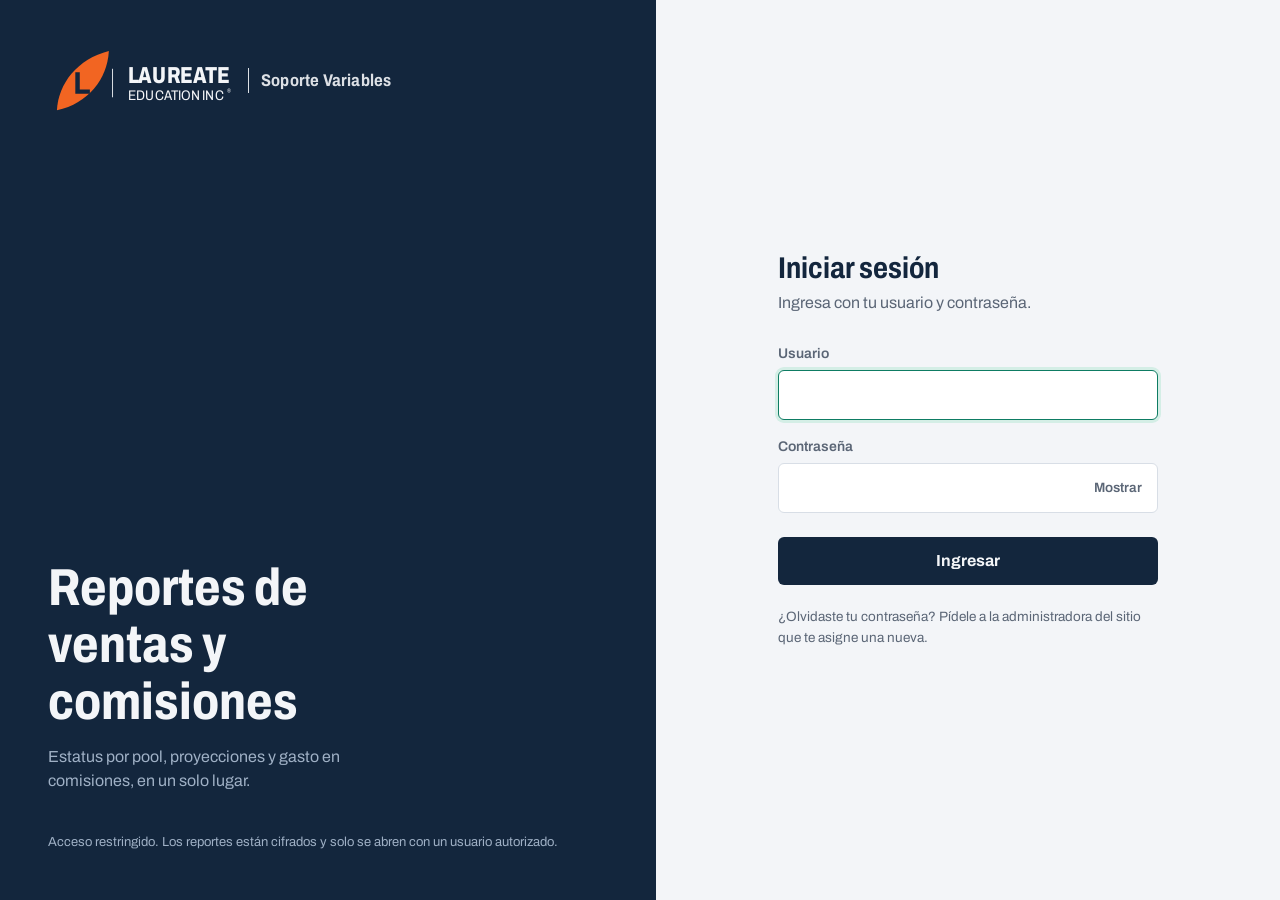
<file: site/index.html>
<!DOCTYPE html>
<html lang="es">
<head>
<meta charset="utf-8">
<meta name="viewport" content="width=device-width, initial-scale=1">
<meta name="robots" content="noindex, nofollow">
<title>Soporte Variables · Iniciar sesión</title>
<link rel="stylesheet" href="https://fonts.googleapis.com/css2?family=Archivo:wdth,wght@62..125,400..800&display=swap">
<link rel="stylesheet" href="app.css">
</head>
<body>
<div class="login">
  <aside class="side">
    <div class="brand"><span class="logo"></span><span class="team">Soporte Variables</span></div>
    <h1>Reportes de ventas y comisiones</h1>
    <p>Estatus por pool, proyecciones y gasto en comisiones, en un solo lugar.</p>
    <small>Acceso restringido. Los reportes están cifrados y solo se abren con un usuario autorizado.</small>
  </aside>
  <main>
    <form class="card" id="f" autocomplete="on" novalidate>
      <h2>Iniciar sesión</h2>
      <p class="sub">Ingresa con tu usuario y contraseña.</p>
      <div class="err" id="err" role="alert"></div>
      <label class="field">Usuario
        <input id="u" name="username" autocomplete="username" autocapitalize="none" spellcheck="false" required autofocus>
      </label>
      <label class="field">Contraseña
        <span class="pw">
          <input id="p" name="password" type="password" autocomplete="current-password" required>
          <button type="button" id="ver" aria-label="Mostrar contraseña">Mostrar</button>
        </span>
      </label>
      <button class="btn" id="go" type="submit">Ingresar</button>
      <p class="note">¿Olvidaste tu contraseña? Pídele a la administradora del sitio que te asigne una nueva.</p>
    </form>
  </main>
</div>
<script src="app.js"></script>
<script>
if (sesion.get()) location.replace("panel.html");
const $ = id => document.getElementById(id);
$("ver").onclick = () => {
  const show = $("p").type === "password";
  $("p").type = show ? "text" : "password";
  $("ver").textContent = show ? "Ocultar" : "Mostrar";
  $("ver").setAttribute("aria-label", show ? "Ocultar contraseña" : "Mostrar contraseña");
};
const error = msg => { $("err").textContent = msg; $("err").classList.toggle("show", !!msg); };
$("f").onsubmit = async e => {
  e.preventDefault();
  const u = $("u").value, p = $("p").value;
  if (!u.trim() || !p) return error("Escribe tu usuario y contraseña.");
  error(""); $("go").disabled = true; $("go").textContent = "Verificando…";
  try {
    const r = await login(u, p);
    if (!r) { error("Usuario o contraseña incorrectos."); $("p").select(); return; }
    sesion.set(r.k, r.nombre);
    location.replace("panel.html");
  } catch (err) {
    error(window.crypto?.subtle ? "No se pudo conectar. Intenta de nuevo." : "Abre el sitio con https para poder ingresar.");
  } finally { $("go").disabled = false; $("go").textContent = "Ingresar"; }
};
</script>
</body>
</html>
</file>
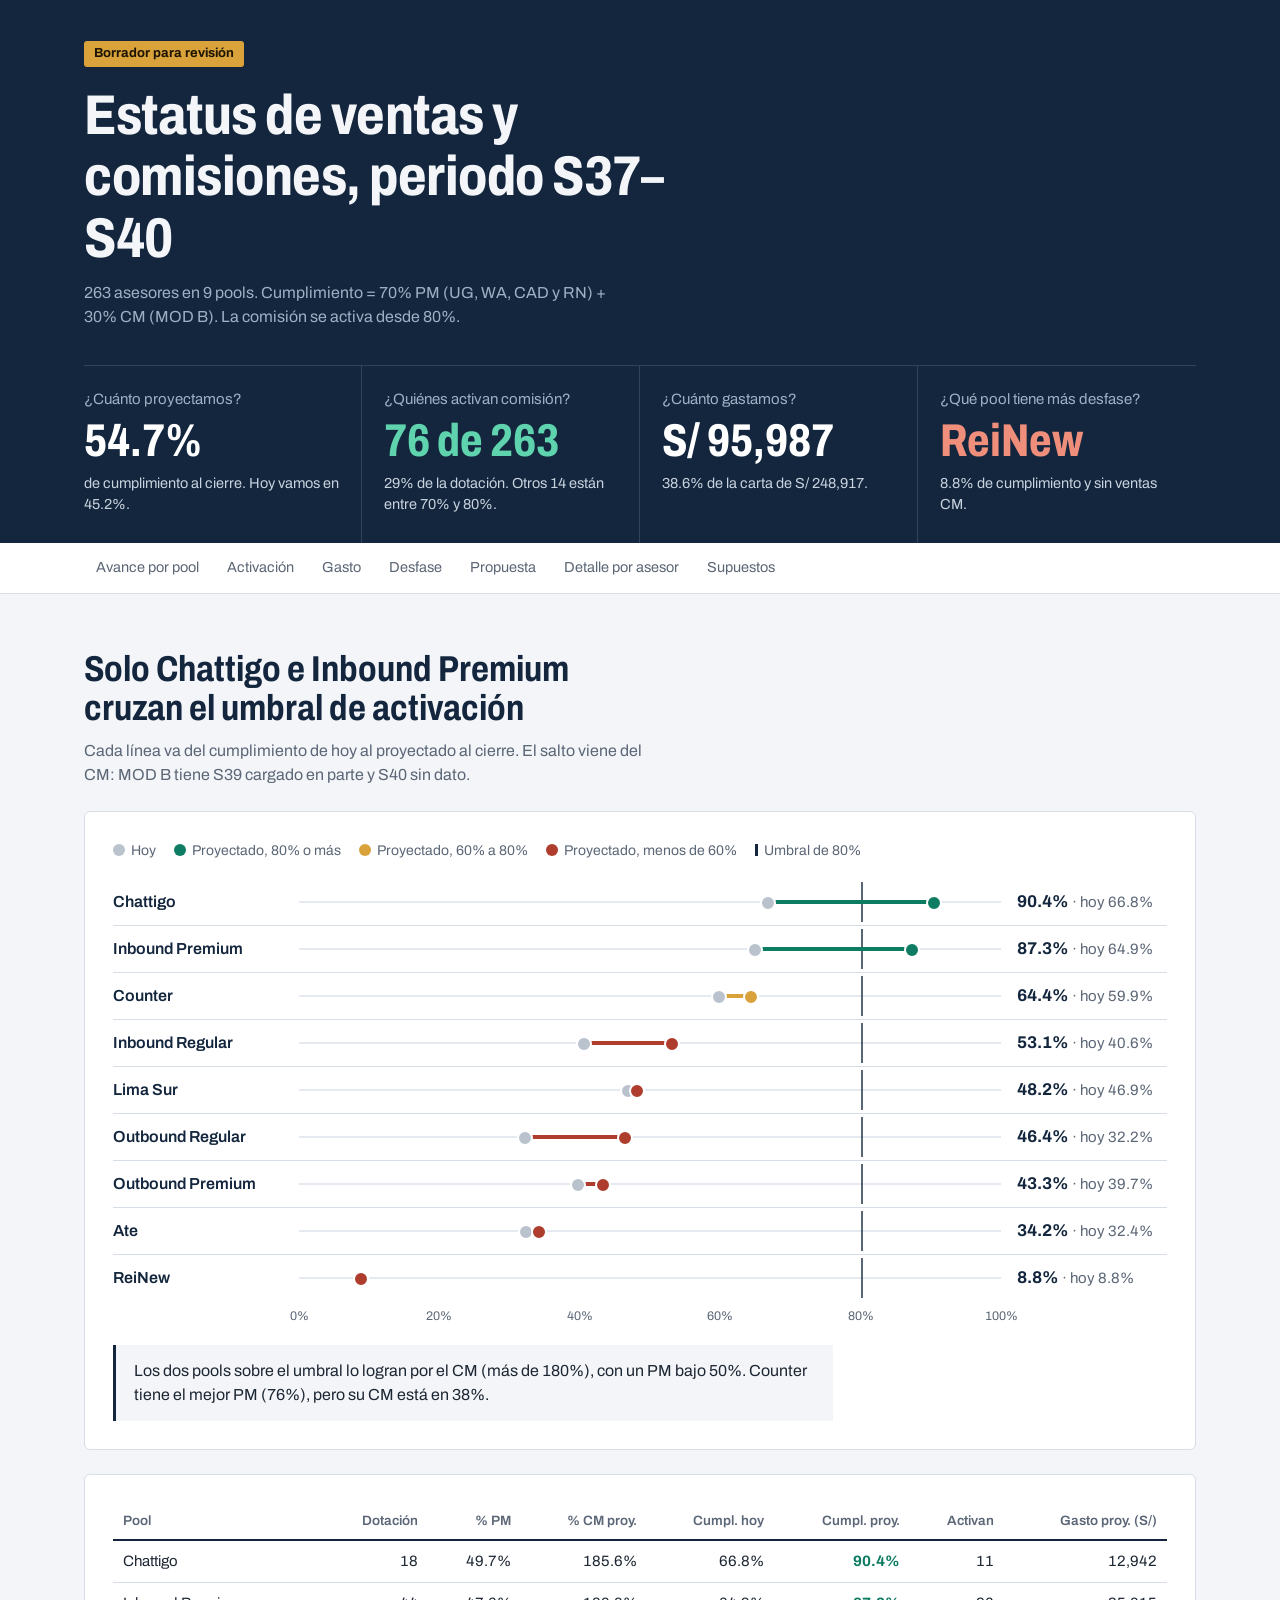
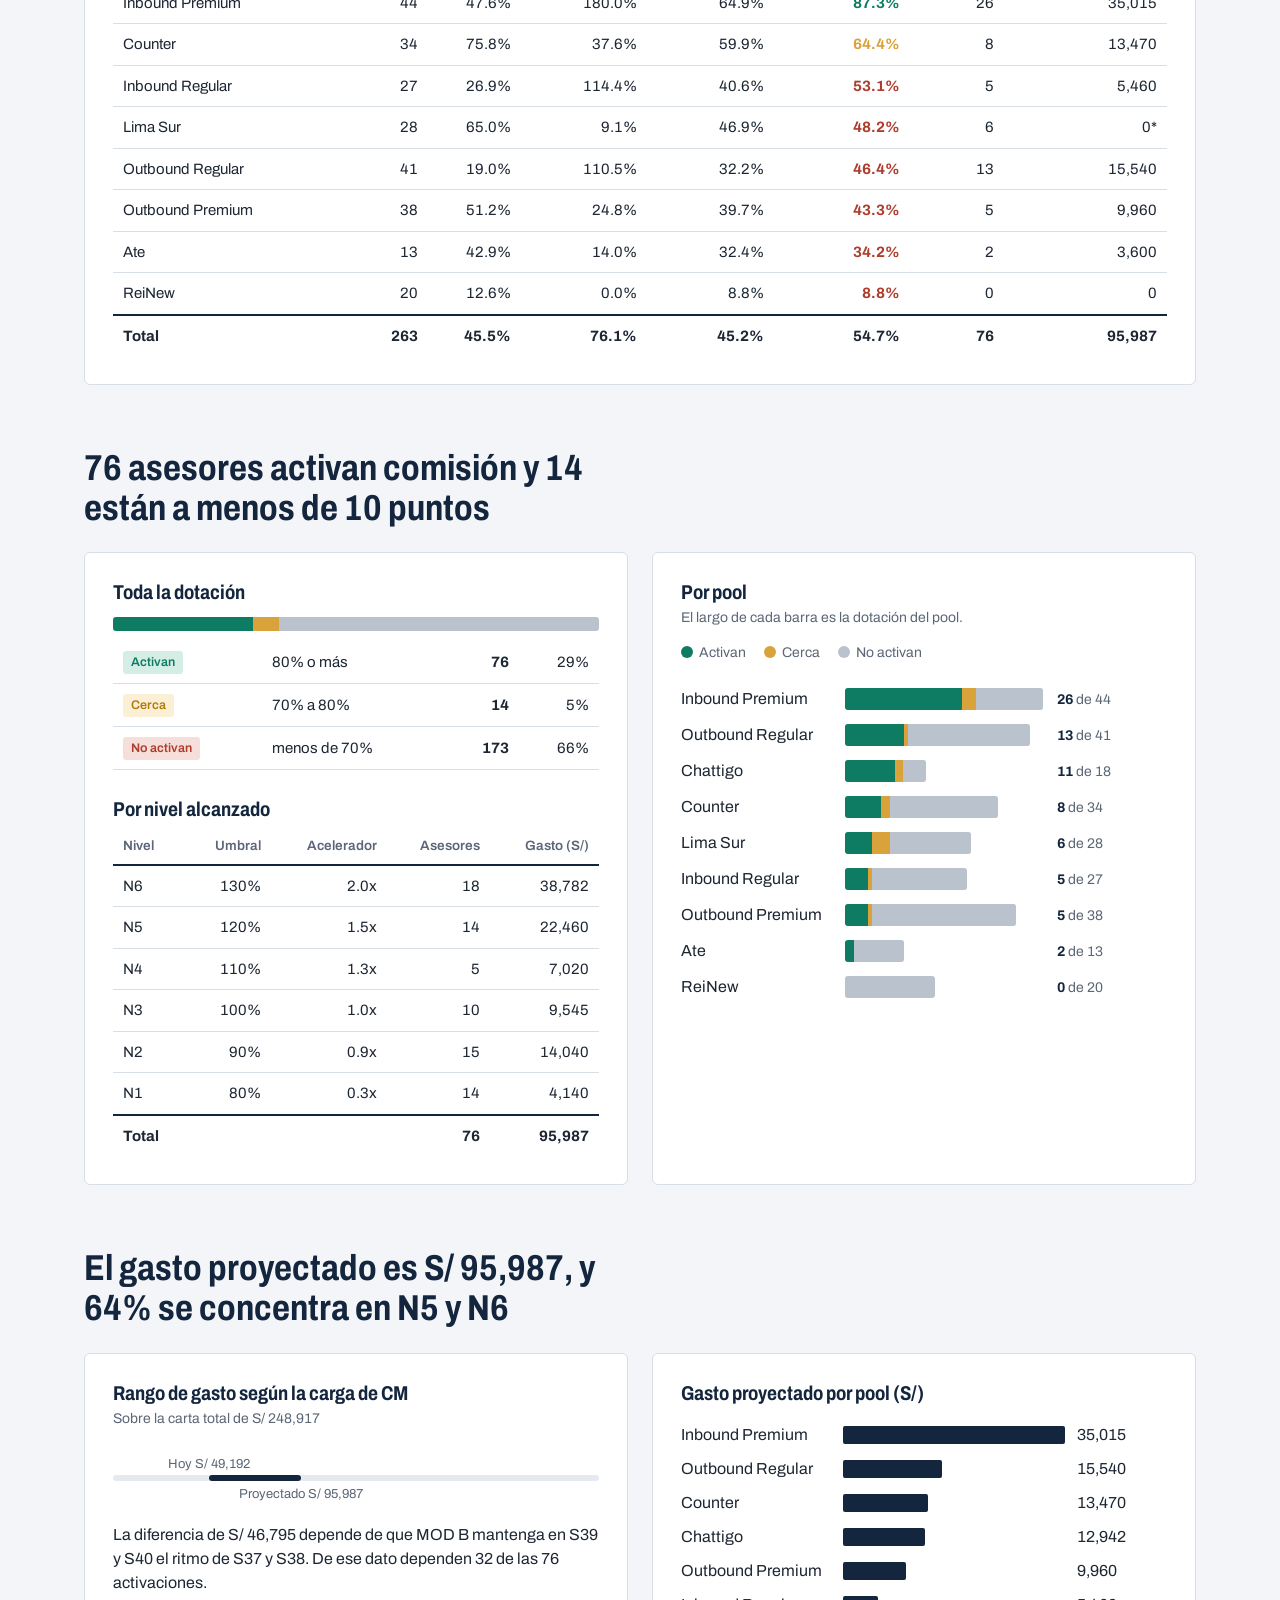
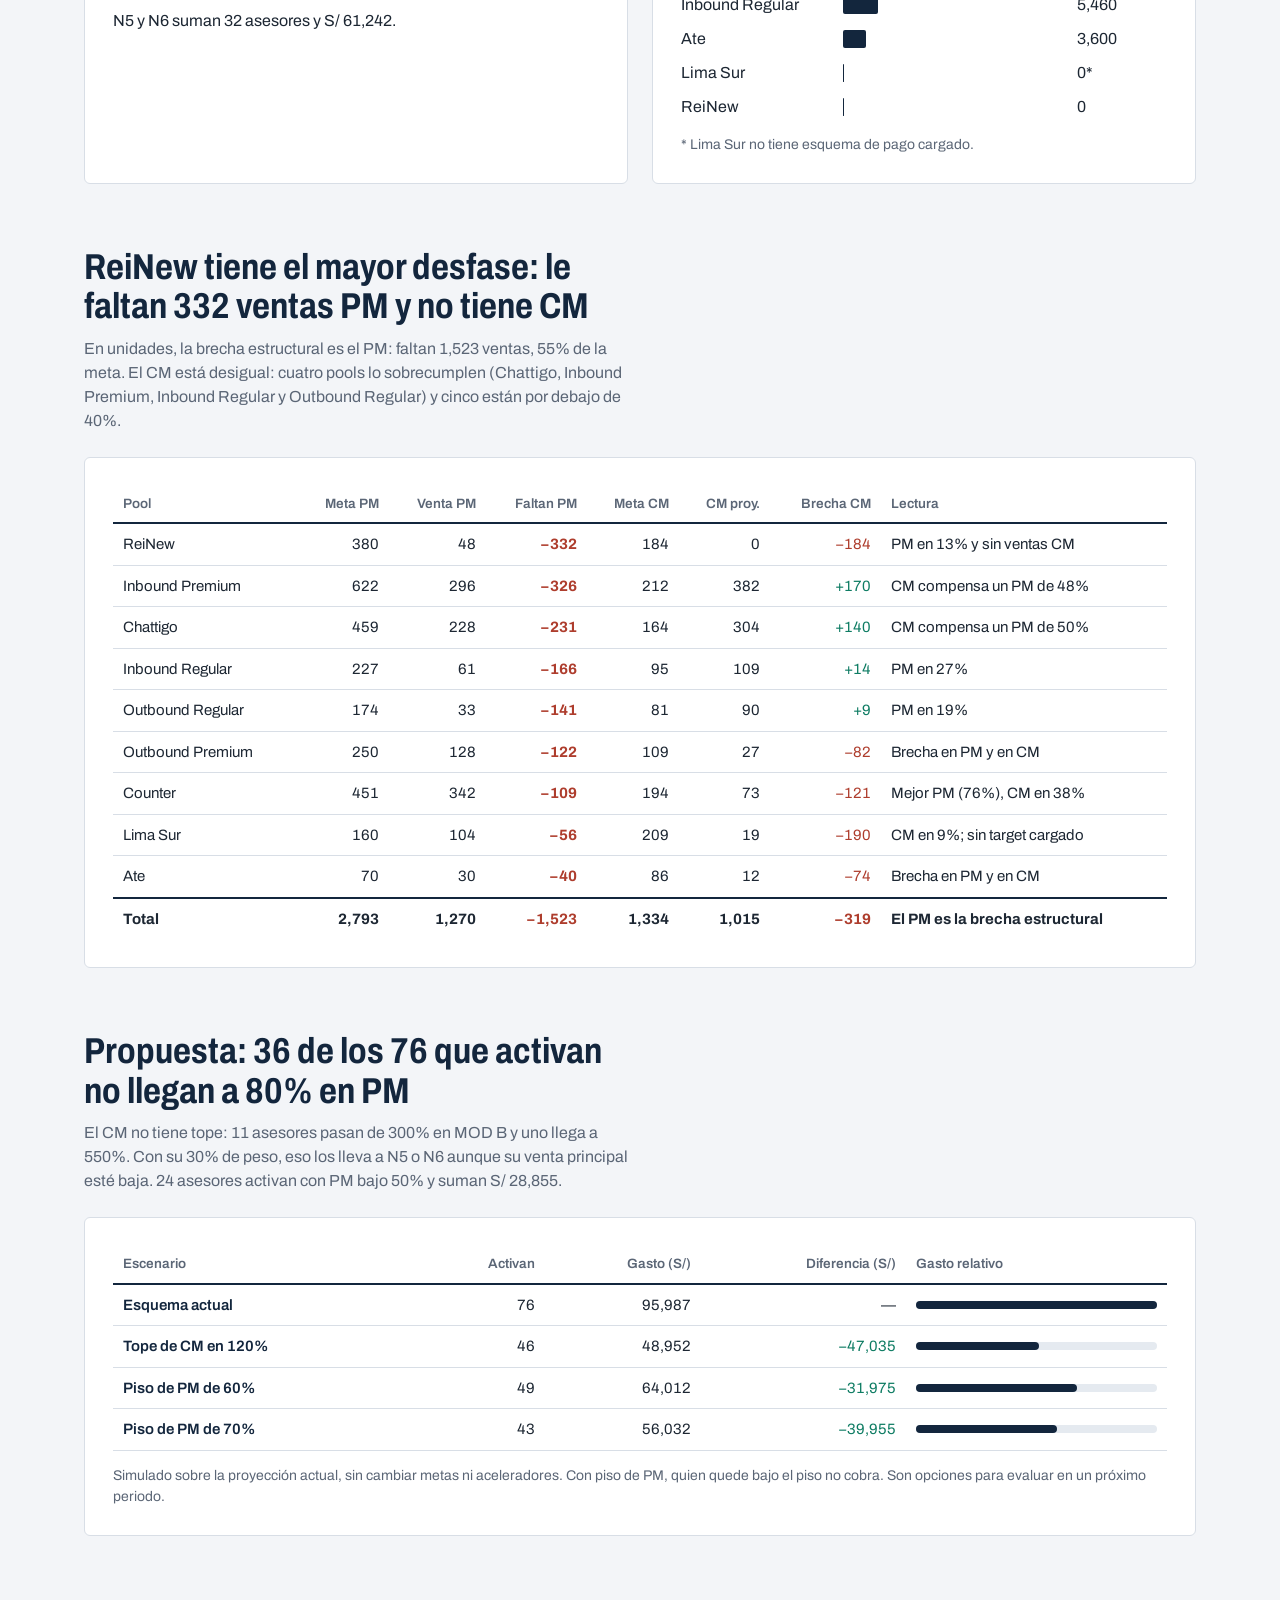
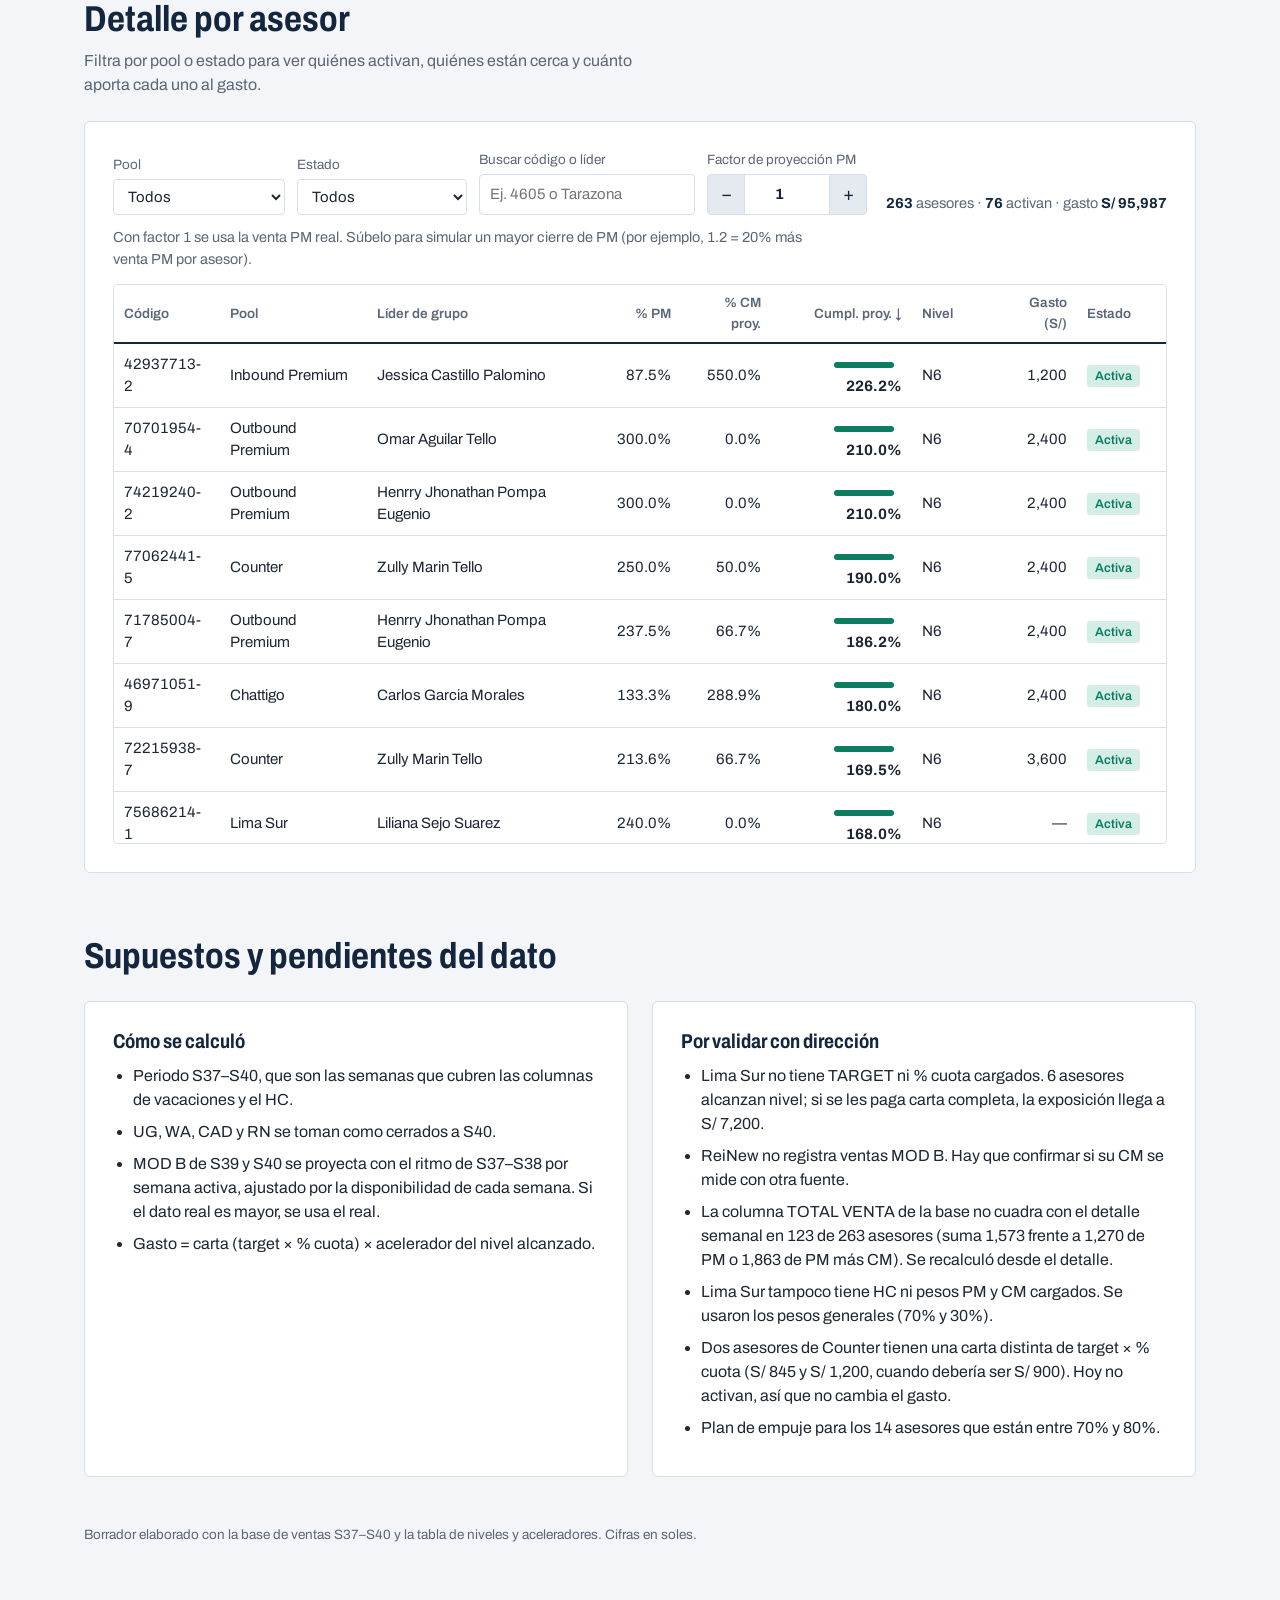
<file: output/estatus-comisiones-s37-s40.html>
<!DOCTYPE html>
<html lang="es">
<head>
<meta charset="utf-8">
<meta name="viewport" content="width=device-width, initial-scale=1, viewport-fit=cover">
<title>Estatus de comisiones S37–S40 · Borrador</title>
<link rel="preconnect" href="https://fonts.googleapis.com">
<link rel="stylesheet" href="https://fonts.googleapis.com/css2?family=Archivo:wdth,wght@62..125,400..800&display=swap">
<style>
:root{
  --bg:#F3F5F8; --paper:#FFFFFF; --ink:#13263D; --text:#1D2733; --muted:#5B6676; --rule:#D8DEE6; --track:#E5EAF0;
  --ok:#0E7C63; --ok-soft:#D4EEE6; --warn:#B47A0C; --warn-bar:#D9A23A; --warn-soft:#FBEFD6; --bad:#AE3D2D; --bad-soft:#F6DEDA; --neutral:#B9C2CD;
  --head:#13263D; --head-text:#F3F5F8;
}
@media (prefers-color-scheme: dark){
  :root:not([data-theme="light"]){
    --bg:#0E1622; --paper:#152131; --ink:#E8EDF3; --text:#D9E0E8; --muted:#95A2B3; --rule:#2A3A4F; --track:#223247;
    --ok:#3FBF98; --ok-soft:#173A31; --warn:#E3B04F; --warn-bar:#C9922A; --warn-soft:#3A2F17; --bad:#E07A68; --bad-soft:#3D221E; --neutral:#4A5A6E;
    --head:#0A111B; --head-text:#E8EDF3;
  }
}
:root[data-theme="dark"]{
  --bg:#0E1622; --paper:#152131; --ink:#E8EDF3; --text:#D9E0E8; --muted:#95A2B3; --rule:#2A3A4F; --track:#223247;
  --ok:#3FBF98; --ok-soft:#173A31; --warn:#E3B04F; --warn-bar:#C9922A; --warn-soft:#3A2F17; --bad:#E07A68; --bad-soft:#3D221E; --neutral:#4A5A6E;
  --head:#0A111B; --head-text:#E8EDF3;
}
:root{box-sizing:border-box; padding-top:env(safe-area-inset-top,0px); padding-bottom:env(safe-area-inset-bottom,0px)}
html{scroll-padding-top:env(safe-area-inset-top,0px)}
*,*::before,*::after{box-sizing:inherit}
body{margin:0; background:var(--bg); color:var(--text); font-family:'Archivo', 'Helvetica Neue', Arial, sans-serif; font-size:16px; line-height:1.5; font-variant-numeric:tabular-nums}
.wrap{max-width:1160px; margin:0 auto; padding:0 24px}
h1,h2,h3{color:var(--ink); font-stretch:82%; margin:0; line-height:1.1}
h1{font-size:clamp(34px,5vw,56px); font-weight:750; letter-spacing:-0.5px; max-width:20ch}
h2{font-size:clamp(26px,3.2vw,36px); font-weight:700; max-width:30ch}
h3{font-size:20px; font-weight:700}
p{margin:0}
.lede{color:var(--muted); max-width:62ch; margin-top:10px}

/* encabezado */
header{background:var(--head); color:var(--head-text); padding:40px 0 0}
header h1{color:var(--head-text)}
.draft{display:inline-block; background:var(--warn-bar); color:#1D1503; font-weight:700; font-size:13px; padding:3px 10px; border-radius:3px; margin-bottom:18px}
.period{color:#9FB0C5; margin-top:12px; max-width:60ch}
.answers{display:grid; grid-template-columns:repeat(4,1fr); margin-top:36px; border-top:1px solid #2D4360}
.answers > div{padding:22px 22px 28px 0; border-right:1px solid #2D4360}
.answers > div + div{padding-left:22px}
.answers > div:last-child{border-right:none}
.q{color:#9FB0C5; font-size:15px}
.a{font-size:clamp(32px,4vw,46px); font-weight:750; font-stretch:78%; line-height:1.05; margin:6px 0 8px; color:#FFFFFF}
.a.ok{color:#5FD3AE} .a.bad{color:#F08E7C}
.ctx{font-size:14.5px; color:#C9D3DF; line-height:1.45}

nav.toc{position:sticky; top:0; z-index:5; background:var(--paper); border-bottom:1px solid var(--rule)}
nav.toc .wrap{display:flex; gap:4px; overflow-x:auto; padding-top:8px; padding-bottom:8px}
nav.toc a{color:var(--muted); text-decoration:none; font-size:14.5px; padding:6px 12px; border-radius:4px; white-space:nowrap}
nav.toc a:hover,nav.toc a:focus-visible{background:var(--track); color:var(--ink); outline:none}

section.block{padding:56px 0 8px}
.panel{background:var(--paper); border:1px solid var(--rule); border-radius:6px; padding:28px; margin-top:24px}
.grid2{display:grid; grid-template-columns:1fr 1fr; gap:24px}

/* gráfico de umbral */
.legend{display:flex; flex-wrap:wrap; gap:18px; color:var(--muted); font-size:14px; margin-bottom:18px}
.legend i{display:inline-block; width:12px; height:12px; border-radius:50%; vertical-align:-1px; margin-right:6px}
.dumb{display:grid; grid-template-columns:170px 1fr 150px; align-items:center; gap:16px; padding:9px 0; border-bottom:1px solid var(--rule)}
.dumb:last-child{border-bottom:none}
.dumb .name{font-weight:600; color:var(--ink)}
.dtrack{position:relative; height:28px}
.dtrack::before{content:""; position:absolute; left:0; right:0; top:13px; height:2px; background:var(--track)}
.thr{position:absolute; top:-6px; bottom:-6px; width:2px; background:var(--ink); opacity:.7}
.seg{position:absolute; top:12px; height:4px; border-radius:2px}
.dot{position:absolute; top:7px; width:16px; height:16px; border-radius:50%; transform:translateX(-50%); border:2px solid var(--paper)}
.dot.now{background:var(--neutral)}
.vals{font-size:15px; color:var(--muted)} .vals b{color:var(--ink); font-size:17px}
.axis{display:grid; grid-template-columns:170px 1fr 150px; gap:16px; margin-top:6px}
.axis .ticks{position:relative; height:18px; font-size:12.5px; color:var(--muted)}
.axis .ticks span{position:absolute; transform:translateX(-50%)}
.callout{margin-top:20px; padding:14px 18px; background:var(--bg); border-left:3px solid var(--ink); color:var(--text); max-width:80ch}

/* barras apiladas */
.stack-row{display:grid; grid-template-columns:150px 1fr 110px; gap:14px; align-items:center; padding:6px 0}
.stack{display:flex; height:22px; border-radius:3px; overflow:hidden; background:var(--track)}
.stack span{display:block; height:100%}
.s-ok{background:var(--ok)} .s-warn{background:var(--warn-bar)} .s-no{background:var(--neutral)}
.small{font-size:14px; color:var(--muted)}
.split{display:flex; height:14px; border-radius:3px; overflow:hidden; margin:14px 0 10px}
.big{font-size:44px; font-weight:750; font-stretch:78%; color:var(--ink); line-height:1}

table{width:100%; border-collapse:collapse; font-size:15px}
th{text-align:left; font-weight:600; color:var(--muted); font-size:13.5px; padding:8px 10px; border-bottom:2px solid var(--ink)}
td{padding:9px 10px; border-bottom:1px solid var(--rule)}
td.n,th.n{text-align:right}
tr.total td{font-weight:700; border-top:2px solid var(--ink); border-bottom:none}
.tag{display:inline-block; font-size:12.5px; font-weight:600; padding:2px 8px; border-radius:3px}
.t-ok{background:var(--ok-soft); color:var(--ok)} .t-warn{background:var(--warn-soft); color:var(--warn)} .t-no{background:var(--bad-soft); color:var(--bad)}
.pos{color:var(--ok)} .neg{color:var(--bad)}
.scroll{overflow-x:auto}

/* gasto */
.hbar{display:grid; grid-template-columns:150px 1fr 90px; gap:12px; align-items:center; padding:5px 0}
.hbar .b{height:18px; background:var(--ink); border-radius:2px}
.range{position:relative; height:46px; margin:26px 0 8px}
.range .line{position:absolute; top:20px; left:0; right:0; height:6px; background:var(--track); border-radius:3px}
.range .fill{position:absolute; top:20px; height:6px; background:var(--ink); border-radius:3px}
.range .pt{position:absolute; top:0; transform:translateX(-50%); font-size:13px; color:var(--muted); white-space:nowrap}

/* escenarios */
.scen td:first-child{font-weight:600; color:var(--ink)}
.scen .meter{height:8px; background:var(--track); border-radius:4px; min-width:120px}
.scen .meter span{display:block; height:100%; background:var(--ink); border-radius:4px}

/* detalle */
.filters{display:flex; flex-wrap:wrap; gap:12px; align-items:end; margin-bottom:16px}
.filters label{display:flex; flex-direction:column; gap:4px; font-size:13.5px; color:var(--muted)}
select,input{font:inherit; font-size:15px; color:var(--text); background:var(--paper); border:1px solid var(--rule); border-radius:4px; padding:8px 10px; min-width:170px}
select:focus-visible,input:focus-visible,button:focus-visible,th button:focus-visible{outline:2px solid var(--ok); outline-offset:1px}
.factor{display:flex; align-items:stretch}
.factor input{min-width:0; width:84px; text-align:center; border-radius:0; border-left:none; border-right:none; font-weight:700; color:var(--ink)}
.factor button{font:inherit; font-size:18px; width:38px; background:var(--track); color:var(--ink); border:1px solid var(--rule); cursor:pointer}
.factor button:first-child{border-radius:4px 0 0 4px} .factor button:last-child{border-radius:0 4px 4px 0}
.factor button:hover{background:var(--rule)}
.facnote{font-size:14.5px; color:var(--muted); margin:-4px 0 14px; max-width:90ch}
.facnote b{color:var(--ink)}
.facnote.on{background:var(--warn-soft); color:var(--text); padding:10px 14px; border-radius:4px; margin-top:0}
.summary{margin-left:auto; font-size:14.5px; color:var(--muted); text-align:right}
.summary b{color:var(--ink)}
th button{all:unset; cursor:pointer; color:inherit; font:inherit}
th button[aria-sort]::after{content:" ↕"; opacity:.4}
th button[aria-sort="ascending"]::after{content:" ↑"; opacity:1}
th button[aria-sort="descending"]::after{content:" ↓"; opacity:1}
.tablebox{max-height:560px; overflow:auto; border:1px solid var(--rule); border-radius:4px}
.tablebox th{position:sticky; top:0; background:var(--paper)}
.mini{display:inline-block; width:60px; height:6px; background:var(--track); border-radius:3px; vertical-align:middle; margin-right:8px; position:relative; overflow:hidden}
.mini span{position:absolute; left:0; top:0; bottom:0}

ul.clean{margin:12px 0 0; padding-left:20px} ul.clean li{margin-bottom:8px; max-width:70ch}
footer{color:var(--muted); font-size:13.5px; padding:40px 0 56px}

@media (max-width:860px){
  .answers{grid-template-columns:1fr 1fr}
  .answers > div:nth-child(2){border-right:none}
  .answers > div:nth-child(3){padding-left:0}
  .answers > div:nth-child(n+3){border-top:1px solid #2D4360}
  .grid2{grid-template-columns:1fr}
  .dumb,.axis{grid-template-columns:110px 1fr 104px; gap:10px}
  .stack-row{grid-template-columns:110px 1fr 84px}
  .hbar{grid-template-columns:120px 1fr 74px}
  .panel{padding:18px}
}
@media (prefers-reduced-motion:no-preference){
  .dot.proj,.seg{transition:left .6s ease, width .6s ease}
}
</style>
</head>
<body>

<header>
  <div class="wrap">
    <span class="draft">Borrador para revisión</span>
    <h1>Estatus de ventas y comisiones, periodo S37–S40</h1>
    <p class="period">263 asesores en 9 pools. Cumplimiento = 70% PM (UG, WA, CAD y RN) + 30% CM (MOD B). La comisión se activa desde 80%.</p>
    <div class="answers">
      <div><p class="q">¿Cuánto proyectamos?</p><p class="a">54.7%</p><p class="ctx">de cumplimiento al cierre. Hoy vamos en 45.2%.</p></div>
      <div><p class="q">¿Quiénes activan comisión?</p><p class="a ok">76 de 263</p><p class="ctx">29% de la dotación. Otros 14 están entre 70% y 80%.</p></div>
      <div><p class="q">¿Cuánto gastamos?</p><p class="a">S/ 95,987</p><p class="ctx">38.6% de la carta de S/ 248,917.</p></div>
      <div><p class="q">¿Qué pool tiene más desfase?</p><p class="a bad">ReiNew</p><p class="ctx">8.8% de cumplimiento y sin ventas CM.</p></div>
    </div>
  </div>
</header>

<nav class="toc" aria-label="Secciones">
  <div class="wrap">
    <a href="#avance">Avance por pool</a>
    <a href="#activacion">Activación</a>
    <a href="#gasto">Gasto</a>
    <a href="#desfase">Desfase</a>
    <a href="#propuesta">Propuesta</a>
    <a href="#detalle">Detalle por asesor</a>
    <a href="#supuestos">Supuestos</a>
  </div>
</nav>

<main class="wrap">

<section class="block" id="avance">
  <h2>Solo Chattigo e Inbound Premium cruzan el umbral de activación</h2>
  <p class="lede">Cada línea va del cumplimiento de hoy al proyectado al cierre. El salto viene del CM: MOD B tiene S39 cargado en parte y S40 sin dato.</p>
  <div class="panel">
    <div class="legend">
      <span><i style="background:var(--neutral)"></i>Hoy</span>
      <span><i style="background:var(--ok)"></i>Proyectado, 80% o más</span>
      <span><i style="background:var(--warn-bar)"></i>Proyectado, 60% a 80%</span>
      <span><i style="background:var(--bad)"></i>Proyectado, menos de 60%</span>
      <span><i style="background:var(--ink); border-radius:0; width:3px"></i>Umbral de 80%</span>
    </div>
    <div id="dumbbell"></div>
    <div class="axis"><div></div><div class="ticks" id="ticks"></div><div></div></div>
    <p class="callout">Los dos pools sobre el umbral lo logran por el CM (más de 180%), con un PM bajo 50%. Counter tiene el mejor PM (76%), pero su CM está en 38%.</p>
  </div>
  <div class="panel scroll">
    <table>
      <thead><tr><th>Pool</th><th class="n">Dotación</th><th class="n">% PM</th><th class="n">% CM proy.</th><th class="n">Cumpl. hoy</th><th class="n">Cumpl. proy.</th><th class="n">Activan</th><th class="n">Gasto proy. (S/)</th></tr></thead>
      <tbody id="pooltable"></tbody>
    </table>
  </div>
</section>

<section class="block" id="activacion">
  <h2>76 asesores activan comisión y 14 están a menos de 10 puntos</h2>
  <div class="grid2">
    <div class="panel">
      <h3>Toda la dotación</h3>
      <div class="split"><span class="s-ok" style="width:28.9%"></span><span class="s-warn" style="width:5.3%"></span><span class="s-no" style="width:65.8%"></span></div>
      <table>
        <tbody>
          <tr><td><span class="tag t-ok">Activan</span></td><td>80% o más</td><td class="n"><b>76</b></td><td class="n">29%</td></tr>
          <tr><td><span class="tag t-warn">Cerca</span></td><td>70% a 80%</td><td class="n"><b>14</b></td><td class="n">5%</td></tr>
          <tr><td><span class="tag t-no">No activan</span></td><td>menos de 70%</td><td class="n"><b>173</b></td><td class="n">66%</td></tr>
        </tbody>
      </table>
      <h3 style="margin-top:28px">Por nivel alcanzado</h3>
      <table style="margin-top:8px">
        <thead><tr><th>Nivel</th><th class="n">Umbral</th><th class="n">Acelerador</th><th class="n">Asesores</th><th class="n">Gasto (S/)</th></tr></thead>
        <tbody>
          <tr><td>N6</td><td class="n">130%</td><td class="n">2.0x</td><td class="n">18</td><td class="n">38,782</td></tr>
          <tr><td>N5</td><td class="n">120%</td><td class="n">1.5x</td><td class="n">14</td><td class="n">22,460</td></tr>
          <tr><td>N4</td><td class="n">110%</td><td class="n">1.3x</td><td class="n">5</td><td class="n">7,020</td></tr>
          <tr><td>N3</td><td class="n">100%</td><td class="n">1.0x</td><td class="n">10</td><td class="n">9,545</td></tr>
          <tr><td>N2</td><td class="n">90%</td><td class="n">0.9x</td><td class="n">15</td><td class="n">14,040</td></tr>
          <tr><td>N1</td><td class="n">80%</td><td class="n">0.3x</td><td class="n">14</td><td class="n">4,140</td></tr>
          <tr class="total"><td>Total</td><td></td><td></td><td class="n">76</td><td class="n">95,987</td></tr>
        </tbody>
      </table>
    </div>
    <div class="panel">
      <h3>Por pool</h3>
      <p class="small" style="margin:4px 0 14px">El largo de cada barra es la dotación del pool.</p>
      <div class="legend">
        <span><i class="s-ok"></i>Activan</span><span><i class="s-warn"></i>Cerca</span><span><i class="s-no"></i>No activan</span>
      </div>
      <div id="stacks"></div>
    </div>
  </div>
</section>

<section class="block" id="gasto">
  <h2>El gasto proyectado es S/ 95,987, y 64% se concentra en N5 y N6</h2>
  <div class="grid2">
    <div class="panel">
      <h3>Rango de gasto según la carga de CM</h3>
      <p class="small" style="margin-top:4px">Sobre la carta total de S/ 248,917</p>
      <div class="range">
        <div class="line"></div>
        <div class="fill" style="left:19.8%; width:18.8%"></div>
        <span class="pt" style="left:19.8%">Hoy S/ 49,192</span>
        <span class="pt" style="left:38.6%; top:30px">Proyectado S/ 95,987</span>
      </div>
      <p style="margin-top:22px; max-width:56ch">La diferencia de S/ 46,795 depende de que MOD B mantenga en S39 y S40 el ritmo de S37 y S38. De ese dato dependen 32 de las 76 activaciones.</p>
      <p style="margin-top:14px; max-width:56ch">N5 y N6 suman 32 asesores y S/ 61,242.</p>
    </div>
    <div class="panel">
      <h3>Gasto proyectado por pool (S/)</h3>
      <div id="spend" style="margin-top:14px"></div>
    </div>
  </div>
</section>

<section class="block" id="desfase">
  <h2>ReiNew tiene el mayor desfase: le faltan 332 ventas PM y no tiene CM</h2>
  <p class="lede">En unidades, la brecha estructural es el PM: faltan 1,523 ventas, 55% de la meta. El CM está desigual: cuatro pools lo sobrecumplen (Chattigo, Inbound Premium, Inbound Regular y Outbound Regular) y cinco están por debajo de 40%.</p>
  <div class="panel scroll">
    <table>
      <thead><tr><th>Pool</th><th class="n">Meta PM</th><th class="n">Venta PM</th><th class="n">Faltan PM</th><th class="n">Meta CM</th><th class="n">CM proy.</th><th class="n">Brecha CM</th><th>Lectura</th></tr></thead>
      <tbody id="gaptable"></tbody>
    </table>
  </div>
</section>

<section class="block" id="propuesta">
  <h2>Propuesta: 36 de los 76 que activan no llegan a 80% en PM</h2>
  <p class="lede">El CM no tiene tope: 11 asesores pasan de 300% en MOD B y uno llega a 550%. Con su 30% de peso, eso los lleva a N5 o N6 aunque su venta principal esté baja. 24 asesores activan con PM bajo 50% y suman S/ 28,855.</p>
  <div class="panel scroll">
    <table class="scen">
      <thead><tr><th>Escenario</th><th class="n">Activan</th><th class="n">Gasto (S/)</th><th class="n">Diferencia (S/)</th><th>Gasto relativo</th></tr></thead>
      <tbody>
        <tr><td>Esquema actual</td><td class="n">76</td><td class="n">95,987</td><td class="n">—</td><td><div class="meter"><span style="width:100%"></span></div></td></tr>
        <tr><td>Tope de CM en 120%</td><td class="n">46</td><td class="n">48,952</td><td class="n pos">−47,035</td><td><div class="meter"><span style="width:51%"></span></div></td></tr>
        <tr><td>Piso de PM de 60%</td><td class="n">49</td><td class="n">64,012</td><td class="n pos">−31,975</td><td><div class="meter"><span style="width:66.7%"></span></div></td></tr>
        <tr><td>Piso de PM de 70%</td><td class="n">43</td><td class="n">56,032</td><td class="n pos">−39,955</td><td><div class="meter"><span style="width:58.4%"></span></div></td></tr>
      </tbody>
    </table>
    <p class="small" style="margin-top:14px">Simulado sobre la proyección actual, sin cambiar metas ni aceleradores. Con piso de PM, quien quede bajo el piso no cobra. Son opciones para evaluar en un próximo periodo.</p>
  </div>
</section>

<section class="block" id="detalle">
  <h2>Detalle por asesor</h2>
  <p class="lede">Filtra por pool o estado para ver quiénes activan, quiénes están cerca y cuánto aporta cada uno al gasto.</p>
  <div class="panel">
    <div class="filters">
      <label>Pool<select id="fPool"><option value="">Todos</option></select></label>
      <label>Estado<select id="fEst"><option value="">Todos</option><option>Activa</option><option>Cerca</option><option>No activa</option></select></label>
      <label>Buscar código o líder<input id="fTxt" type="search" placeholder="Ej. 4605 o Tarazona"></label>
      <label>Factor de proyección PM<span class="factor"><button type="button" id="fMinus" aria-label="Bajar factor">−</button><input id="fFac" type="number" min="0.5" max="3" step="0.05" value="1" inputmode="decimal"><button type="button" id="fPlus" aria-label="Subir factor">+</button></span></label>
      <p class="summary" id="summary" aria-live="polite"></p>
    </div>
    <p class="facnote" id="facnote" aria-live="polite"></p>
    <div class="tablebox">
      <table id="det">
        <thead><tr>
          <th><button data-k="0">Código</button></th>
          <th><button data-k="1">Pool</button></th>
          <th><button data-k="2">Líder de grupo</button></th>
          <th class="n"><button data-k="6">% PM</button></th>
          <th class="n"><button data-k="7">% CM proy.</button></th>
          <th class="n"><button data-k="9" aria-sort="descending">Cumpl. proy.</button></th>
          <th><button data-k="10">Nivel</button></th>
          <th class="n"><button data-k="11">Gasto (S/)</button></th>
          <th><button data-k="12">Estado</button></th>
        </tr></thead>
        <tbody></tbody>
      </table>
    </div>
  </div>
</section>

<section class="block" id="supuestos">
  <h2>Supuestos y pendientes del dato</h2>
  <div class="grid2">
    <div class="panel">
      <h3>Cómo se calculó</h3>
      <ul class="clean">
        <li>Periodo S37–S40, que son las semanas que cubren las columnas de vacaciones y el HC.</li>
        <li>UG, WA, CAD y RN se toman como cerrados a S40.</li>
        <li>MOD B de S39 y S40 se proyecta con el ritmo de S37–S38 por semana activa, ajustado por la disponibilidad de cada semana. Si el dato real es mayor, se usa el real.</li>
        <li>Gasto = carta (target × % cuota) × acelerador del nivel alcanzado.</li>
      </ul>
    </div>
    <div class="panel">
      <h3>Por validar con dirección</h3>
      <ul class="clean">
        <li>Lima Sur no tiene TARGET ni % cuota cargados. 6 asesores alcanzan nivel; si se les paga carta completa, la exposición llega a S/ 7,200.</li>
        <li>ReiNew no registra ventas MOD B. Hay que confirmar si su CM se mide con otra fuente.</li>
        <li>La columna TOTAL VENTA de la base no cuadra con el detalle semanal en 123 de 263 asesores (suma 1,573 frente a 1,270 de PM o 1,863 de PM más CM). Se recalculó desde el detalle.</li>
        <li>Lima Sur tampoco tiene HC ni pesos PM y CM cargados. Se usaron los pesos generales (70% y 30%).</li>
        <li>Dos asesores de Counter tienen una carta distinta de target × % cuota (S/ 845 y S/ 1,200, cuando debería ser S/ 900). Hoy no activan, así que no cambia el gasto.</li>
        <li>Plan de empuje para los 14 asesores que están entre 70% y 80%.</li>
      </ul>
    </div>
  </div>
</section>

</main>
<footer><div class="wrap">Borrador elaborado con la base de ventas S37–S40 y la tabla de niveles y aceleradores. Cifras en soles.</div></footer>

<script>
const POOLS=[
 // nombre, dotación, %PM, %CM proy, hoy, proy, activan, cerca, no, gasto, metaPM, ventaPM, metaCM, cmProy, lectura
 ["Chattigo",18,.497,1.856,.668,.904,11,2,5,12942,459,228,164,304,"CM compensa un PM de 50%"],
 ["Inbound Premium",44,.476,1.800,.649,.873,26,3,15,35015,622,296,212,382,"CM compensa un PM de 48%"],
 ["Counter",34,.758,.376,.599,.644,8,2,24,13470,451,342,194,73,"Mejor PM (76%), CM en 38%"],
 ["Inbound Regular",27,.269,1.144,.406,.531,5,1,21,5460,227,61,95,109,"PM en 27%"],
 ["Lima Sur",28,.650,.091,.469,.482,6,4,18,0,160,104,209,19,"CM en 9%; sin target cargado"],
 ["Outbound Regular",41,.190,1.105,.322,.464,13,1,27,15540,174,33,81,90,"PM en 19%"],
 ["Outbound Premium",38,.512,.248,.397,.433,5,1,32,9960,250,128,109,27,"Brecha en PM y en CM"],
 ["Ate",13,.429,.140,.324,.342,2,0,11,3600,70,30,86,12,"Brecha en PM y en CM"],
 ["ReiNew",20,.126,0,.088,.088,0,0,20,0,380,48,184,0,"PM en 13% y sin ventas CM"]
];
const pct=v=>(v*100).toFixed(1)+"%";
const num=v=>Math.round(v).toLocaleString("en-US");
const col=v=>v>=.8?"var(--ok)":v>=.6?"var(--warn-bar)":"var(--bad)";
const MAX=1.0;
const x=v=>Math.min(v,MAX)/MAX*100;

// gráfico de umbral
const db=document.getElementById("dumbbell");
db.innerHTML=POOLS.map(p=>{
  const a=x(p[4]), b=x(p[5]);
  return `<div class="dumb"><span class="name">${p[0]}</span>
   <div class="dtrack" role="img" aria-label="${p[0]}: hoy ${pct(p[4])}, proyectado ${pct(p[5])}">
     <span class="thr" style="left:${x(.8)}%"></span>
     <span class="seg" style="left:${a}%; width:${Math.max(b-a,0)}%; background:${col(p[5])}"></span>
     <span class="dot now" style="left:${a}%"></span>
     <span class="dot proj" style="left:${b}%; background:${col(p[5])}"></span>
   </div>
   <span class="vals"><b>${pct(p[5])}</b> · hoy ${pct(p[4])}</span></div>`;
}).join("");
document.getElementById("ticks").innerHTML=[0,.2,.4,.6,.8,1].map(t=>`<span style="left:${x(t)}%">${t*100}%</span>`).join("");

// tabla de pools
const T={d:0,ac:0,g:0};
document.getElementById("pooltable").innerHTML=POOLS.map(p=>{T.d+=p[1];T.ac+=p[6];T.g+=p[9];
  return `<tr><td>${p[0]}</td><td class="n">${p[1]}</td><td class="n">${pct(p[2])}</td><td class="n">${pct(p[3])}</td><td class="n">${pct(p[4])}</td><td class="n" style="color:${col(p[5])};font-weight:700">${pct(p[5])}</td><td class="n">${p[6]}</td><td class="n">${p[9]?num(p[9]):(p[0]==="Lima Sur"?"0*":"0")}</td></tr>`}).join("")+
  `<tr class="total"><td>Total</td><td class="n">${T.d}</td><td class="n">45.5%</td><td class="n">76.1%</td><td class="n">45.2%</td><td class="n">54.7%</td><td class="n">${T.ac}</td><td class="n">${num(T.g)}</td></tr>`;

// barras apiladas
const maxD=Math.max(...POOLS.map(p=>p[1]));
document.getElementById("stacks").innerHTML=[...POOLS].sort((a,b)=>b[6]-a[6]).map(p=>
 `<div class="stack-row"><span>${p[0]}</span><div class="stack" style="width:${p[1]/maxD*100}%" role="img" aria-label="${p[0]}: ${p[6]} activan, ${p[7]} cerca, ${p[8]} no activan">
  <span class="s-ok" style="width:${p[6]/p[1]*100}%"></span><span class="s-warn" style="width:${p[7]/p[1]*100}%"></span><span class="s-no" style="width:${p[8]/p[1]*100}%"></span></div>
  <span class="small"><b style="color:var(--ink)">${p[6]}</b> de ${p[1]}</span></div>`).join("");

// gasto por pool
const maxG=Math.max(...POOLS.map(p=>p[9]));
document.getElementById("spend").innerHTML=[...POOLS].sort((a,b)=>b[9]-a[9]).map(p=>
 `<div class="hbar"><span>${p[0]}</span><div class="b" style="width:${Math.max(p[9]/maxG*100,.6)}%"></div><span class="n">${num(p[9])}${p[0]==="Lima Sur"?"*":""}</span></div>`).join("")+
 `<p class="small" style="margin-top:10px">* Lima Sur no tiene esquema de pago cargado.</p>`;

// desfase
const sg=v=>v>0?`<span class="pos">+${num(v)}</span>`:v<0?`<span class="neg">−${num(-v)}</span>`:"0";
document.getElementById("gaptable").innerHTML=[...POOLS].sort((a,b)=>(a[11]-a[10])-(b[11]-b[10])).map(p=>
 `<tr><td>${p[0]}</td><td class="n">${num(p[10])}</td><td class="n">${num(p[11])}</td><td class="n" style="font-weight:700">${sg(p[11]-p[10])}</td><td class="n">${p[12]}</td><td class="n">${p[13]}</td><td class="n">${sg(p[13]-p[12])}</td><td>${p[14]}</td></tr>`).join("")+
 `<tr class="total"><td>Total</td><td class="n">2,793</td><td class="n">1,270</td><td class="n"><span class="neg">−1,523</span></td><td class="n">1,334</td><td class="n">1,015</td><td class="n"><span class="neg">−319</span></td><td>El PM es la brecha estructural</td></tr>`;

// detalle por asesor
const A=[["46050977-2", "Counter", "Araceli Tarazona Sernaque", 1.0, 7, 21, 0.3333333333333333, 0.0, 0.2333333333333333, 0.2333333333333333, "No activa", 0.0, "No activa", 1200.0], ["77078190-1", "Counter", "Araceli Tarazona Sernaque", 1.0, 9, 21, 0.42857142857142855, 0.0, 0.3, 0.3, "No activa", 0.0, "No activa", 1200.0], ["47567126-6", "Counter", "Araceli Tarazona Sernaque", 0.5, 0, 8, 0.0, 0.0, 0.0, 0.0, "No activa", 0.0, "No activa", 600.0], ["41710085-2", "Counter", "Araceli Tarazona Sernaque", 0.5454545454545454, 2, 11, 0.18181818181818182, 0.6545454545454545, 0.30727272727272725, 0.3236363636363636, "No activa", 0.0, "No activa", 655.0], ["42763046-9", "Counter", "Araceli Tarazona Sernaque", 1.0, 12, 21, 0.5714285714285714, 0.5, 0.475, 0.5499999999999999, "No activa", 0.0, "No activa", 1200.0], ["41907916-8", "Counter", "Araceli Tarazona Sernaque", 1.0, 0, 15, 0.0, 0.3333333333333333, 0.049999999999999996, 0.09999999999999999, "No activa", 0.0, "No activa", 1200.0], ["46569779-8", "Counter", "Araceli Tarazona Sernaque", 0.45454545454545453, 0, 10, 0.0, 0.0, 0.0, 0.0, "No activa", 0.0, "No activa", 545.0], ["46349775-9", "Counter", "Araceli Tarazona Sernaque", 0.5, 5, 8, 0.625, 0.0, 0.4375, 0.4375, "No activa", 0.0, "No activa", 600.0], ["25831501-0", "Counter", "Jenny Alejandra De La Cruz Flores", 0.45454545454545453, 0, 10, 0.0, 0.0, 0.0, 0.0, "No activa", 0.0, "No activa", 545.0], ["45172927-1", "Counter", "Jenny Alejandra De La Cruz Flores", 1.0, 3, 17, 0.17647058823529413, 0.8, 0.24352941176470588, 0.3635294117647059, "No activa", 0.0, "No activa", 1200.0], ["70862248-1", "Counter", "Jenny Alejandra De La Cruz Flores", 0.5454545454545454, 4, 12, 0.3333333333333333, 1.8181818181818183, 0.7333333333333333, 0.7787878787878788, "No activa", 0.0, "Cerca", 655.0], ["46824537-5", "Counter", "Jenny Alejandra De La Cruz Flores", 0.5454545454545454, 0, 9, 0.0, 0.5454545454545454, 0.15, 0.1636363636363636, "No activa", 0.0, "No activa", 655.0], ["74948966-4", "Counter", "Jenny Alejandra De La Cruz Flores", 1.0, 13, 22, 0.5909090909090909, 0.75, 0.5261363636363636, 0.6386363636363637, "No activa", 0.0, "No activa", 1200.0], ["72173283-1", "Counter", "Jenny Alejandra De La Cruz Flores", 0.45454545454545453, 0, 8, 0.0, 0.0, 0.0, 0.0, "No activa", 0.0, "No activa", 545.0], ["08687915-3", "Counter", "Jenny Alejandra De La Cruz Flores", 1.0, 15, 17, 0.8823529411764706, 1.6666666666666667, 0.8676470588235293, 1.1176470588235294, "N4", 1560.0, "Activa", 1200.0], ["71523088-2", "Counter", "Midua Margarita Roman Mendez", 0.75, 4, 17, 0.23529411764705882, 0.42857142857142855, 0.20756302521008402, 0.2932773109243697, "No activa", 0.0, "No activa", 900.0], ["74502638-4", "Counter", "Midua Margarita Roman Mendez", 0.25, 0, 2, 0.0, 0.0, 0.0, 0.0, "No activa", 0.0, "No activa", 300.0], ["77036128-7", "Counter", "Midua Margarita Roman Mendez", 1.0, 9, 9, 1.0, 0.0, 0.7, 0.7, "No activa", 0.0, "Cerca", 1200.0], ["72430817-7", "Counter", "Midua Margarita Roman Mendez", 0.75, 8, 17, 0.47058823529411764, 1.0714285714285714, 0.5436974789915966, 0.6508403361344537, "No activa", 0.0, "No activa", 900.0], ["45249464-2", "Counter", "Midua Margarita Roman Mendez", 1.0, 13, 23, 0.5652173913043478, 0.5, 0.5081521739130435, 0.5456521739130434, "No activa", 0.0, "No activa", 1200.0], ["46514772-1", "Counter", "Midua Margarita Roman Mendez", 0.75, 8, 12, 0.6666666666666666, 0.3, 0.5266666666666666, 0.5566666666666666, "No activa", 0.0, "No activa", 900.0], ["10638696-5", "Counter", "Midua Margarita Roman Mendez", 0.0, 0, 0, 0.0, 0.0, 0.0, 0.0, "No activa", 0.0, "No activa", 0.0], ["75845729-5", "Counter", "Midua Margarita Roman Mendez", 0.75, 7, 12, 0.5833333333333334, 0.75, 0.48333333333333334, 0.6333333333333333, "No activa", 0.0, "No activa", 900.0], ["75845459-8", "Chattigo", "Carlos Garcia Morales", 0.75, 10, 23, 0.43478260869565216, 0.6666666666666666, 0.43768115942028984, 0.5043478260869565, "No activa", 0.0, "No activa", 900.0], ["77220806-1", "Chattigo", "Maite Peña Valle", 0.6590909090909091, 9, 20, 0.45, 1.5064935064935063, 0.48642857142857143, 0.7669480519480518, "No activa", 0.0, "Cerca", 791.0], ["71726182-3", "Chattigo", "Carlos Garcia Morales", 0.4772727272727273, 5, 14, 0.35714285714285715, 3.3600000000000003, 0.73, 1.258, "N5", 859.5, "Activa", 573.0], ["77137830-2", "Chattigo", "Carlos Garcia Morales", 1.0, 10, 30, 0.3333333333333333, 1.4, 0.5033333333333333, 0.6533333333333333, "No activa", 0.0, "No activa", 1200.0], ["73369531-1", "Chattigo", "Carlos Garcia Morales", 0.5, 1, 15, 0.06666666666666667, 1.5, 0.4966666666666666, 0.4966666666666666, "No activa", 0.0, "No activa", 600.0], ["48654783-4", "Chattigo", "Maite Peña Valle", 1.0, 16, 30, 0.5333333333333333, 1.4545454545454546, 0.6187878787878788, 0.8096969696969696, "N1", 360.0, "Activa", 1200.0], ["47522603-3", "Chattigo", "Maite Peña Valle", 1.0, 8, 30, 0.26666666666666666, 2.727272727272727, 0.623030303030303, 1.0048484848484849, "N3", 1200.0, "Activa", 1200.0], ["47308970-5", "Chattigo", "Carlos Garcia Morales", 1.0, 6, 30, 0.2, 0.5, 0.24, 0.29, "No activa", 0.0, "No activa", 1200.0], ["77051043-6", "Chattigo", "Maite Peña Valle", 0.4090909090909091, 21, 12, 1.75, 0.6666666666666666, 1.4249999999999998, 1.4249999999999998, "N6", 982.0, "Activa", 491.0], ["70876676-9", "Inbound Premium", "Christian Espejo Briceño", 1.0, 14, 16, 0.875, 3.0, 1.1124999999999998, 1.5124999999999997, "N6", 2400.0, "Activa", 1200.0], ["46360718-0", "Inbound Premium", "Christian Espejo Briceño", 0.45454545454545453, 0, 7, 0.0, 0.3333333333333333, 0.09999999999999999, 0.09999999999999999, "No activa", 0.0, "No activa", 545.0], ["72895784-6", "Inbound Premium", "Christian Espejo Briceño", 1.0, 5, 16, 0.3125, 1.0, 0.36875, 0.51875, "No activa", 0.0, "No activa", 1200.0], ["44147800-9", "Inbound Premium", "Christian Espejo Briceño", 1.0, 18, 16, 1.125, 1.6666666666666667, 1.0875, 1.2875, "N5", 1800.0, "Activa", 1200.0], ["45813684-5", "Inbound Premium", "Christian Espejo Briceño", 1.0, 15, 16, 0.9375, 0.5714285714285714, 0.7848214285714286, 0.8276785714285714, "N1", 360.0, "Activa", 1200.0], ["46591353-9", "Inbound Premium", "Christian Espejo Briceño", 1.0, 4, 16, 0.25, 3.5, 0.7749999999999999, 1.225, "N5", 1800.0, "Activa", 1200.0], ["76777694-8", "Inbound Premium", "Christian Espejo Briceño", 1.0, 11, 16, 0.6875, 2.5, 0.85625, 1.23125, "N5", 1800.0, "Activa", 1200.0], ["46642474-4", "Inbound Premium", "Christian Espejo Briceño", 1.0, 0, 16, 0.0, 2.0, 0.36, 0.6, "No activa", 0.0, "No activa", 1200.0], ["73938101-6", "Inbound Premium", "Christian Espejo Briceño", 1.0, 5, 16, 0.3125, 3.0, 0.66875, 1.11875, "N4", 1560.0, "Activa", 1200.0], ["63034996-1", "Inbound Premium", "Christian Espejo Briceño", 1.0, 7, 16, 0.4375, 2.8, 0.72625, 1.14625, "N4", 1560.0, "Activa", 1200.0], ["74494259-0", "ReiNew", "Francis Sanchez Campos", 1.0, 3, 15, 0.2, 0.0, 0.13999999999999999, 0.13999999999999999, "No activa", 0.0, "No activa", 1200.0], ["44582430-1", "ReiNew", "Francis Sanchez Campos", 1.0, 2, 15, 0.13333333333333333, 0.0, 0.09333333333333332, 0.09333333333333332, "No activa", 0.0, "No activa", 1200.0], ["72809743-0", "ReiNew", "Francis Sanchez Campos", 1.0, 0, 15, 0.0, 0.0, 0.0, 0.0, "No activa", 0.0, "No activa", 1200.0], ["75282600-1", "ReiNew", "Gianfranco Zaira Briones", 1.0, 0, 15, 0.0, 0.0, 0.0, 0.0, "No activa", 0.0, "No activa", 1200.0], ["76315697-0", "ReiNew", "Gianfranco Zaira Briones", 1.0, 4, 15, 0.26666666666666666, 0.0, 0.18666666666666665, 0.18666666666666665, "No activa", 0.0, "No activa", 1200.0], ["70451055-7", "Outbound Regular", "Grecia Landivar Perez", 1.0, 0, 4, 0.0, 0.0, 0.0, 0.0, "No activa", 0.0, "No activa", 1200.0], ["74824216-9", "Outbound Regular", "Grecia Landivar Perez", 1.0, 0, 4, 0.0, 4.0, 0.6, 1.2, "N5", 1800.0, "Activa", 1200.0], ["77670185-3", "Outbound Regular", "Grecia Landivar Perez", 1.0, 0, 4, 0.0, 2.0, 0.44999999999999996, 0.6, "No activa", 0.0, "No activa", 1200.0], ["77147276-7", "Outbound Regular", "Grecia Landivar Perez", 1.0, 4, 4, 1.0, 0.3333333333333333, 0.7999999999999999, 0.7999999999999999, "N1", 360.0, "Activa", 1200.0], ["76036081-9", "Outbound Regular", "Greta Vargas Escobedo", 1.0, 0, 4, 0.0, 3.0, 0.44999999999999996, 0.8999999999999999, "N2", 1080.0, "Activa", 1200.0], ["75656015-3", "Outbound Regular", "Greta Vargas Escobedo", 1.0, 0, 4, 0.0, 1.0, 0.15, 0.3, "No activa", 0.0, "No activa", 1200.0], ["76378720-1", "Outbound Regular", "Greta Vargas Escobedo", 1.0, 0, 4, 0.0, 3.0, 0.44999999999999996, 0.8999999999999999, "N2", 1080.0, "Activa", 1200.0], ["77679638-2", "Outbound Regular", "Greta Vargas Escobedo", 1.0, 0, 4, 0.0, 3.0, 0.6, 0.8999999999999999, "N2", 1080.0, "Activa", 1200.0], ["73738513-8", "Outbound Premium", "Omar Aguilar Tello", 1.0, 4, 5, 0.8, 0.0, 0.5599999999999999, 0.5599999999999999, "No activa", 0.0, "No activa", 1200.0], ["76579399-3", "Outbound Premium", "Omar Aguilar Tello", 1.0, 0, 5, 0.0, 0.0, 0.0, 0.0, "No activa", 0.0, "No activa", 1200.0], ["71457679-3", "Outbound Premium", "Omar Aguilar Tello", 1.0, 0, 5, 0.0, 1.0, 0.15, 0.3, "No activa", 0.0, "No activa", 1200.0], ["70701954-4", "Outbound Premium", "Omar Aguilar Tello", 1.0, 15, 5, 3.0, 0.0, 2.0999999999999996, 2.0999999999999996, "N6", 2400.0, "Activa", 1200.0], ["72325179-1", "Outbound Premium", "Omar Aguilar Tello", 1.0, 0, 5, 0.0, 0.5, 0.075, 0.15, "No activa", 0.0, "No activa", 1200.0], ["74690176-9", "Inbound Regular", "Wiliam Gomez Nicolas", 1.0, 0, 8, 0.0, 0.0, 0.0, 0.0, "No activa", 0.0, "No activa", 1200.0], ["76482026-1", "Outbound Regular", "Ylber Bayona Costilla", 1.0, 0, 4, 0.0, 1.0, 0.15, 0.3, "No activa", 0.0, "No activa", 1200.0], ["76352177-5", "Outbound Regular", "Ylber Bayona Costilla", 1.0, 7, 4, 1.75, 1.0, 1.3749999999999998, 1.525, "N6", 2400.0, "Activa", 1200.0], ["74898894-2", "Outbound Regular", "Ylber Bayona Costilla", 1.0, 0, 4, 0.0, 1.0, 0.15, 0.3, "No activa", 0.0, "No activa", 1200.0], ["70644486-1", "Outbound Regular", "Ylber Bayona Costilla", 1.0, 4, 4, 1.0, 0.5, 0.85, 0.85, "N1", 360.0, "Activa", 1200.0], ["72867250-7", "Ate", "Gerardo Obregon Ruiz", 1.0, 0, 4, 0.0, 0.0, 0.0, 0.0, "No activa", 0.0, "No activa", 1200.0], ["60828027-3", "Ate", "Gerardo Obregon Ruiz", 1.0, 9, 4, 2.25, 0.0, 1.575, 1.575, "N6", 2400.0, "Activa", 1200.0], ["73604946-1", "Outbound Regular", "Greta Vargas Escobedo", 1.0, 0, 4, 0.0, 0.0, 0.0, 0.0, "No activa", 0.0, "No activa", 1200.0], ["46674049-2", "ReiNew", "Francis Sanchez Campos", 0.75, 3, 17, 0.17647058823529413, 0.0, 0.12352941176470589, 0.12352941176470589, "No activa", 0.0, "No activa", 900.0], ["70886611-9", "ReiNew", "Francis Sanchez Campos", 1.0, 3, 23, 0.13043478260869565, 0.0, 0.09130434782608694, 0.09130434782608694, "No activa", 0.0, "No activa", 1200.0], ["47086537-2", "ReiNew", "Francis Sanchez Campos", 0.9090909090909091, 2, 21, 0.09523809523809523, 0.0, 0.06666666666666665, 0.06666666666666665, "No activa", 0.0, "No activa", 1091.0], ["48171542-9", "ReiNew", "Francis Sanchez Campos", 1.0, 5, 23, 0.21739130434782608, 0.0, 0.15217391304347824, 0.15217391304347824, "No activa", 0.0, "No activa", 1200.0], ["47137289-2", "ReiNew", "Francis Sanchez Campos", 1.0, 1, 23, 0.043478260869565216, 0.0, 0.03043478260869565, 0.03043478260869565, "No activa", 0.0, "No activa", 1200.0], ["76379022-9", "ReiNew", "Francis Sanchez Campos", 1.0, 5, 23, 0.21739130434782608, 0.0, 0.15217391304347824, 0.15217391304347824, "No activa", 0.0, "No activa", 1200.0], ["48432407-2", "ReiNew", "Francis Sanchez Campos", 0.75, 5, 17, 0.29411764705882354, 0.0, 0.20588235294117646, 0.20588235294117646, "No activa", 0.0, "No activa", 900.0], ["44037527-3", "ReiNew", "Gianfranco Zaira Briones", 1.0, 2, 23, 0.08695652173913043, 0.0, 0.0608695652173913, 0.0608695652173913, "No activa", 0.0, "No activa", 1200.0], ["46864727-9", "ReiNew", "Gianfranco Zaira Briones", 1.0, 4, 23, 0.17391304347826086, 0.0, 0.1217391304347826, 0.1217391304347826, "No activa", 0.0, "No activa", 1200.0], ["47363155-1", "ReiNew", "Gianfranco Zaira Briones", 0.45454545454545453, 4, 10, 0.4, 0.0, 0.27999999999999997, 0.27999999999999997, "No activa", 0.0, "No activa", 545.0], ["75435664-8", "ReiNew", "Gianfranco Zaira Briones", 1.0, 3, 23, 0.13043478260869565, 0.0, 0.09130434782608694, 0.09130434782608694, "No activa", 0.0, "No activa", 1200.0], ["72353162-0", "ReiNew", "Gianfranco Zaira Briones", 0.45454545454545453, 0, 10, 0.0, 0.0, 0.0, 0.0, "No activa", 0.0, "No activa", 545.0], ["77134549-8", "ReiNew", "Gianfranco Zaira Briones", 1.0, 1, 23, 0.043478260869565216, 0.0, 0.03043478260869565, 0.03043478260869565, "No activa", 0.0, "No activa", 1200.0], ["43130010-4", "ReiNew", "Gianfranco Zaira Briones", 1.0, 1, 23, 0.043478260869565216, 0.0, 0.03043478260869565, 0.03043478260869565, "No activa", 0.0, "No activa", 1200.0], ["76526867-8", "ReiNew", "Gianfranco Zaira Briones", 1.0, 0, 23, 0.0, 0.0, 0.0, 0.0, "No activa", 0.0, "No activa", 1200.0], ["48426447-9", "Outbound Regular", "Grecia Landivar Perez", 1.0, 3, 5, 0.6, 1.3333333333333333, 0.72, 0.82, "N1", 360.0, "Activa", 1200.0], ["71267989-7", "Outbound Regular", "Grecia Landivar Perez", 1.0, 0, 5, 0.0, 0.0, 0.0, 0.0, "No activa", 0.0, "No activa", 1200.0], ["70559083-0", "Outbound Regular", "Grecia Landivar Perez", 0.4090909090909091, 0, 2, 0.0, 0.0, 0.0, 0.0, "No activa", 0.0, "No activa", 491.0], ["76454950-9", "Outbound Regular", "Greta Vargas Escobedo", 1.0, 0, 5, 0.0, 0.0, 0.0, 0.0, "No activa", 0.0, "No activa", 1200.0], ["42171670-1", "Outbound Regular", "Greta Vargas Escobedo", 1.0, 1, 5, 0.2, 0.0, 0.13999999999999999, 0.13999999999999999, "No activa", 0.0, "No activa", 1200.0], ["76316344-5", "Outbound Regular", "Greta Vargas Escobedo", 1.0, 0, 5, 0.0, 2.0, 0.3, 0.6, "No activa", 0.0, "No activa", 1200.0], ["75011966-8", "Inbound Premium", "Jessica Castillo Palomino", 1.0, 4, 16, 0.25, 3.5, 0.7749999999999999, 1.225, "N5", 1800.0, "Activa", 1200.0], ["48206398-1", "Inbound Premium", "Jessica Castillo Palomino", 1.0, 8, 16, 0.5, 3.3333333333333335, 0.9999999999999999, 1.35, "N6", 2400.0, "Activa", 1200.0], ["45097567-8", "Inbound Premium", "Jessica Castillo Palomino", 0.75, 5, 12, 0.4166666666666667, 3.3, 1.0116666666666667, 1.2816666666666665, "N5", 1350.0, "Activa", 900.0], ["70183775-0", "Inbound Premium", "Sheyla Santiago Martel", 1.0, 9, 16, 0.5625, 0.6666666666666666, 0.49374999999999997, 0.59375, "No activa", 0.0, "No activa", 1200.0], ["70830003-4", "Inbound Premium", "Jessica Castillo Palomino", 1.0, 4, 16, 0.25, 2.0, 0.475, 0.7749999999999999, "No activa", 0.0, "Cerca", 1200.0], ["42937713-2", "Inbound Premium", "Jessica Castillo Palomino", 0.5, 7, 8, 0.875, 5.5, 2.2624999999999997, 2.2624999999999997, "N6", 1200.0, "Activa", 600.0], ["76366555-6", "Inbound Premium", "Jessica Castillo Palomino", 1.0, 20, 16, 1.25, 1.2, 1.055, 1.2349999999999999, "N5", 1800.0, "Activa", 1200.0], ["75684383-0", "Inbound Premium", "Jessica Castillo Palomino", 1.0, 0, 16, 0.0, 1.3333333333333333, 0.19999999999999998, 0.39999999999999997, "No activa", 0.0, "No activa", 1200.0], ["71741287-2", "Inbound Premium", "Jessica Castillo Palomino", 1.0, 6, 16, 0.375, 2.4, 0.6224999999999999, 0.9824999999999999, "N2", 1080.0, "Activa", 1200.0], ["76761426-3", "Inbound Premium", "Jessica Castillo Palomino", 1.0, 5, 16, 0.3125, 2.6666666666666665, 0.66875, 1.0187499999999998, "N3", 1200.0, "Activa", 1200.0], ["46971051-9", "Chattigo", "Carlos Garcia Morales", 1.0, 40, 30, 1.3333333333333333, 2.888888888888889, 1.3666666666666665, 1.7999999999999998, "N6", 2400.0, "Activa", 1200.0], ["71283999-1", "Chattigo", "Carlos Garcia Morales", 1.0, 10, 30, 0.3333333333333333, 1.6363636363636365, 0.47878787878787876, 0.7242424242424242, "No activa", 0.0, "Cerca", 1200.0], ["72804983-4", "Chattigo", "Maite Peña Valle", 1.0, 4, 30, 0.13333333333333333, 2.5454545454545454, 0.5024242424242424, 0.8569696969696969, "N1", 360.0, "Activa", 1200.0], ["70076606-9", "Chattigo", "Maite Peña Valle", 1.0, 26, 30, 0.8666666666666667, 1.2727272727272727, 0.8248484848484848, 0.9884848484848485, "N2", 1080.0, "Activa", 1200.0], ["41631912-5", "Chattigo", "Carlos Garcia Morales", 1.0, 19, 30, 0.6333333333333333, 2.5, 0.8433333333333333, 1.1933333333333334, "N4", 1560.0, "Activa", 1200.0], ["72194334-3", "Chattigo", "Carlos Garcia Morales", 1.0, 8, 30, 0.26666666666666666, 2.2, 0.5466666666666666, 0.8466666666666667, "N1", 360.0, "Activa", 1200.0], ["47084491-0", "Chattigo", "Maite Peña Valle", 1.0, 12, 30, 0.4, 2.2, 0.73, 0.94, "N2", 1080.0, "Activa", 1200.0], ["72120996-8", "Chattigo", "Maite Peña Valle", 1.0, 20, 30, 0.6666666666666666, 2.5454545454545454, 0.903030303030303, 1.2303030303030302, "N5", 2700.0, "Activa", 1800.0], ["76519658-8", "Chattigo", "Maite Peña Valle", 0.5, 3, 15, 0.2, 1.2, 0.5, 0.5, "No activa", 0.0, "No activa", 600.0], ["75521816-8", "Outbound Premium", "Omar Aguilar Tello", 1.0, 0, 8, 0.0, 1.3333333333333333, 0.19999999999999998, 0.39999999999999997, "No activa", 0.0, "No activa", 1200.0], ["75976175-3", "Outbound Premium", "Omar Aguilar Tello", 1.0, 0, 8, 0.0, 0.0, 0.0, 0.0, "No activa", 0.0, "No activa", 1200.0], ["43937724-6", "Outbound Premium", "Omar Aguilar Tello", 1.0, 0, 8, 0.0, 0.0, 0.0, 0.0, "No activa", 0.0, "No activa", 1200.0], ["72792749-8", "Outbound Premium", "Omar Aguilar Tello", 1.0, 0, 8, 0.0, 1.3333333333333333, 0.19999999999999998, 0.39999999999999997, "No activa", 0.0, "No activa", 1200.0], ["75508755-1", "Outbound Premium", "Omar Aguilar Tello", 1.0, 0, 8, 0.0, 1.3333333333333333, 0.19999999999999998, 0.39999999999999997, "No activa", 0.0, "No activa", 1200.0], ["73222140-4", "Outbound Premium", "Omar Aguilar Tello", 1.0, 4, 8, 0.5, 0.3333333333333333, 0.39999999999999997, 0.44999999999999996, "No activa", 0.0, "No activa", 1200.0], ["76014997-2", "Outbound Premium", "Omar Aguilar Tello", 1.0, 4, 8, 0.5, 0.0, 0.35, 0.35, "No activa", 0.0, "No activa", 1200.0], ["76906465-1", "Inbound Premium", "Sheyla Santiago Martel", 1.0, 4, 16, 0.25, 2.5, 0.55, 0.925, "N2", 1080.0, "Activa", 1200.0], ["43618965-1", "Inbound Premium", "Sheyla Santiago Martel", 1.0, 10, 16, 0.625, 1.2, 0.6775, 0.7975, "No activa", 0.0, "Cerca", 1200.0], ["71540442-2", "Inbound Premium", "Sheyla Santiago Martel", 1.0, 9, 16, 0.5625, 1.6, 0.69375, 0.87375, "N1", 360.0, "Activa", 1200.0], ["43953096-6", "Inbound Premium", "Jessica Castillo Palomino", 1.0, 12, 16, 0.75, 1.3333333333333333, 0.7749999999999999, 0.9249999999999998, "N2", 1080.0, "Activa", 1200.0], ["47007242-9", "Inbound Premium", "Sheyla Santiago Martel", 0.75, 12, 12, 1.0, 3.0, 1.0, 1.5999999999999999, "N6", 1800.0, "Activa", 900.0], ["40871164-4", "Inbound Premium", "Sheyla Santiago Martel", 1.0, 16, 16, 1.0, 1.7142857142857142, 0.9571428571428571, 1.2142857142857142, "N5", 1800.0, "Activa", 1200.0], ["45394093-0", "Inbound Premium", "Sheyla Santiago Martel", 1.0, 10, 16, 0.625, 2.0, 0.8875, 1.0375, "N3", 1200.0, "Activa", 1200.0], ["61833558-1", "Inbound Premium", "Sheyla Santiago Martel", 1.0, 6, 16, 0.375, 1.0, 0.4125, 0.5625, "No activa", 0.0, "No activa", 1200.0], ["76277712-1", "Inbound Premium", "Sheyla Santiago Martel", 1.0, 15, 16, 0.9375, 2.0, 0.95625, 1.25625, "N5", 1800.0, "Activa", 1200.0], ["76400858-3", "Inbound Premium", "Sheyla Santiago Martel", 1.0, 0, 16, 0.0, 3.2, 0.48, 0.96, "N2", 1080.0, "Activa", 1200.0], ["78546173-3", "Inbound Regular", "Wiliam Gomez Nicolas", 1.0, 0, 10, 0.0, 1.5, 0.3, 0.44999999999999996, "No activa", 0.0, "No activa", 1200.0], ["61394506-2", "Inbound Regular", "Wiliam Gomez Nicolas", 1.0, 3, 10, 0.3, 1.0, 0.36, 0.51, "No activa", 0.0, "No activa", 1200.0], ["75488447-4", "Inbound Regular", "Wiliam Gomez Nicolas", 1.0, 4, 10, 0.4, 0.5, 0.355, 0.42999999999999994, "No activa", 0.0, "No activa", 1200.0], ["76213406-9", "Inbound Regular", "Wiliam Gomez Nicolas", 1.0, 9, 10, 0.9, 1.0, 0.78, 0.9299999999999999, "N2", 1080.0, "Activa", 1200.0], ["71289815-7", "Inbound Regular", "Wiliam Gomez Nicolas", 1.0, 4, 10, 0.4, 0.5, 0.355, 0.42999999999999994, "No activa", 0.0, "No activa", 1200.0], ["77903145-0", "Inbound Regular", "Wiliam Gomez Nicolas", 1.0, 5, 10, 0.5, 0.5, 0.425, 0.5, "No activa", 0.0, "No activa", 1200.0], ["72721362-2", "Inbound Regular", "Wiliam Gomez Nicolas", 1.0, 0, 10, 0.0, 1.5, 0.22499999999999998, 0.44999999999999996, "No activa", 0.0, "No activa", 1200.0], ["74825745-0", "Inbound Regular", "Wiliam Gomez Nicolas", 0.25, 0, 3, 0.0, 0.0, 0.0, 0.0, "No activa", 0.0, "No activa", 300.0], ["45420917-1", "Inbound Regular", "Wiliam Gomez Nicolas", 0.7954545454545454, 0, 8, 0.0, 1.3939393939393938, 0.39999999999999997, 0.41818181818181815, "No activa", 0.0, "No activa", 955.0], ["70302935-9", "Inbound Regular", "Wiliam Gomez Nicolas", 1.0, 0, 10, 0.0, 2.0, 0.36, 0.6, "No activa", 0.0, "No activa", 1200.0], ["75628462-8", "Inbound Regular", "Wiliam Gomez Nicolas", 1.0, 9, 10, 0.9, 0.8, 0.75, 0.87, "N1", 360.0, "Activa", 1200.0], ["46354849-3", "Outbound Regular", "Ylber Bayona Costilla", 1.0, 0, 5, 0.0, 0.0, 0.0, 0.0, "No activa", 0.0, "No activa", 1200.0], ["41129553-8", "Outbound Regular", "Ylber Bayona Costilla", 0.25, 0, 2, 0.0, 0.0, 0.0, 0.0, "No activa", 0.0, "No activa", 300.0], ["42867288-2", "Outbound Regular", "Ylber Bayona Costilla", 1.0, 0, 5, 0.0, 0.0, 0.0, 0.0, "No activa", 0.0, "No activa", 1200.0], ["75913755-3", "Outbound Regular", "Ylber Bayona Costilla", 1.0, 0, 5, 0.0, 1.0, 0.15, 0.3, "No activa", 0.0, "No activa", 1200.0], ["71009427-1", "Outbound Regular", "Grecia Landivar Perez", 1.0, 0, 5, 0.0, 0.0, 0.0, 0.0, "No activa", 0.0, "No activa", 1200.0], ["10299889-3", "Ate", "Gerardo Obregon Ruiz", 1.0, 4, 6, 0.6666666666666666, 0.0, 0.4666666666666666, 0.4666666666666666, "No activa", 0.0, "No activa", 1200.0], ["47798730-9", "Ate", "Gerardo Obregon Ruiz", 0.75, 0, 5, 0.0, 0.6666666666666666, 0.19999999999999998, 0.19999999999999998, "No activa", 0.0, "No activa", 900.0], ["47106896-4", "Ate", "Gerardo Obregon Ruiz", 1.0, 0, 6, 0.0, 1.0, 0.15, 0.3, "No activa", 0.0, "No activa", 1200.0], ["72900141-0", "Ate", "Gerardo Obregon Ruiz", 0.5, 0, 3, 0.0, 0.0, 0.0, 0.0, "No activa", 0.0, "No activa", 600.0], ["70488249-7", "Ate", "Gerardo Obregon Ruiz", 1.0, 0, 6, 0.0, 0.6666666666666666, 0.09999999999999999, 0.19999999999999998, "No activa", 0.0, "No activa", 1200.0], ["77575311-6", "Ate", "Gerardo Obregon Ruiz", 1.0, 0, 6, 0.0, 1.0, 0.15, 0.3, "No activa", 0.0, "No activa", 1200.0], ["48990227-9", "Ate", "Gerardo Obregon Ruiz", 1.0, 4, 6, 0.6666666666666666, 0.0, 0.4666666666666666, 0.4666666666666666, "No activa", 0.0, "No activa", 1200.0], ["41138380-1", "Ate", "Gerardo Obregon Ruiz", 1.0, 4, 6, 0.6666666666666666, 0.0, 0.4666666666666666, 0.4666666666666666, "No activa", 0.0, "No activa", 1200.0], ["49010120-4", "Ate", "Gerardo Obregon Ruiz", 1.0, 9, 6, 1.5, 0.0, 1.0499999999999998, 1.0499999999999998, "N3", 1200.0, "Activa", 1200.0], ["48142442-4", "Ate", "Gerardo Obregon Ruiz", 1.0, 0, 6, 0.0, 0.0, 0.0, 0.0, "No activa", 0.0, "No activa", 1200.0], ["72929459-0", "Ate", "Gerardo Obregon Ruiz", 1.0, 0, 6, 0.0, 0.0, 0.0, 0.0, "No activa", 0.0, "No activa", 1200.0], ["46255790-1", "Outbound Premium", "Henrry Jhonathan Pompa Eugenio", 1.0, 10, 8, 1.25, 0.0, 0.875, 0.875, "N1", 360.0, "Activa", 1200.0], ["71785004-7", "Outbound Premium", "Henrry Jhonathan Pompa Eugenio", 1.0, 19, 8, 2.375, 0.6666666666666666, 1.7625, 1.8624999999999998, "N6", 2400.0, "Activa", 1200.0], ["71031096-9", "Outbound Premium", "Henrry Jhonathan Pompa Eugenio", 0.75, 0, 6, 0.0, 0.0, 0.0, 0.0, "No activa", 0.0, "No activa", 900.0], ["41726333-6", "Outbound Premium", "Henrry Jhonathan Pompa Eugenio", 1.0, 0, 8, 0.0, 0.5, 0.075, 0.15, "No activa", 0.0, "No activa", 1200.0], ["76934229-5", "Outbound Premium", "Henrry Jhonathan Pompa Eugenio", 1.0, 4, 8, 0.5, 0.0, 0.35, 0.35, "No activa", 0.0, "No activa", 1200.0], ["47338127-9", "Outbound Premium", "Henrry Jhonathan Pompa Eugenio", 1.0, 0, 8, 0.0, 0.0, 0.0, 0.0, "No activa", 0.0, "No activa", 1200.0], ["77491421-3", "Outbound Premium", "Henrry Jhonathan Pompa Eugenio", 1.0, 9, 8, 1.125, 0.0, 0.7875, 0.7875, "No activa", 0.0, "Cerca", 1200.0], ["72447633-9", "Outbound Premium", "Henrry Jhonathan Pompa Eugenio", 0.5, 3, 4, 0.75, 0.0, 0.5249999999999999, 0.5249999999999999, "No activa", 0.0, "No activa", 600.0], ["60500525-5", "Outbound Premium", "Henrry Jhonathan Pompa Eugenio", 1.0, 0, 5, 0.0, 0.0, 0.0, 0.0, "No activa", 0.0, "No activa", 1200.0], ["75065040-1", "Outbound Premium", "Henrry Jhonathan Pompa Eugenio", 1.0, 0, 5, 0.0, 0.0, 0.0, 0.0, "No activa", 0.0, "No activa", 1200.0], ["74219240-2", "Outbound Premium", "Henrry Jhonathan Pompa Eugenio", 1.0, 15, 5, 3.0, 0.0, 2.0999999999999996, 2.0999999999999996, "N6", 2400.0, "Activa", 1200.0], ["47583548-0", "Outbound Premium", "Henrry Jhonathan Pompa Eugenio", 1.0, 4, 5, 0.8, 0.0, 0.5599999999999999, 0.5599999999999999, "No activa", 0.0, "No activa", 1200.0], ["73900945-1", "Inbound Premium", "Samantha Aliaga Zurita", 1.0, 4, 16, 0.25, 0.8, 0.295, 0.415, "No activa", 0.0, "No activa", 1800.0], ["70662167-4", "Inbound Premium", "Samantha Aliaga Zurita", 1.0, 1, 16, 0.0625, 0.6666666666666666, 0.14375, 0.24374999999999997, "No activa", 0.0, "No activa", 1200.0], ["73600985-0", "Inbound Premium", "Samantha Aliaga Zurita", 1.0, 10, 16, 0.625, 1.3333333333333333, 0.6375, 0.8374999999999999, "N1", 360.0, "Activa", 1200.0], ["43020786-1", "Inbound Premium", "Samantha Aliaga Zurita", 1.0, 0, 16, 0.0, 1.3333333333333333, 0.19999999999999998, 0.39999999999999997, "No activa", 0.0, "No activa", 1800.0], ["73440107-8", "Inbound Premium", "Samantha Aliaga Zurita", 1.0, 12, 16, 0.75, 1.6666666666666667, 0.7749999999999999, 1.025, "N3", 1200.0, "Activa", 1200.0], ["73221708-3", "Inbound Premium", "Samantha Aliaga Zurita", 1.0, 12, 16, 0.75, 0.4166666666666667, 0.6249999999999999, 0.6499999999999999, "No activa", 0.0, "No activa", 1800.0], ["70181782-1", "Inbound Premium", "Samantha Aliaga Zurita", 1.0, 0, 16, 0.0, 0.0, 0.0, 0.0, "No activa", 0.0, "No activa", 1200.0], ["72654814-1", "Inbound Premium", "Samantha Aliaga Zurita", 0.5, 2, 8, 0.25, 1.3333333333333333, 0.575, 0.575, "No activa", 0.0, "No activa", 600.0], ["72003477-3", "Inbound Premium", "Samantha Aliaga Zurita", 0.75, 3, 12, 0.25, 1.875, 0.625, 0.7375, "No activa", 0.0, "Cerca", 900.0], ["47309641-8", "Inbound Regular", "Samantha Aliaga Zurita", 1.0, 4, 10, 0.4, 1.0, 0.42999999999999994, 0.58, "No activa", 0.0, "No activa", 1200.0], ["61866020-1", "Inbound Regular", "Samantha Aliaga Zurita", 1.0, 3, 10, 0.3, 0.5, 0.285, 0.36, "No activa", 0.0, "No activa", 1200.0], ["76958319-5", "Inbound Regular", "Samantha Aliaga Zurita", 1.0, 3, 10, 0.3, 0.75, 0.43499999999999994, 0.43499999999999994, "No activa", 0.0, "No activa", 1200.0], ["47839802-1", "Inbound Regular", "Samantha Aliaga Zurita", 1.0, 0, 10, 0.0, 0.625, 0.15, 0.1875, "No activa", 0.0, "No activa", 1200.0], ["74653422-7", "Inbound Regular", "Samantha Aliaga Zurita", 0.5, 0, 5, 0.0, 0.3333333333333333, 0.09999999999999999, 0.09999999999999999, "No activa", 0.0, "No activa", 600.0], ["71818874-7", "Counter", "Zully Marin Tello", 0.5, 16, 11, 1.4545454545454546, 0.4, 1.1381818181818182, 1.1381818181818182, "N4", 780.0, "Activa", 600.0], ["72696904-9", "Counter", "Zully Marin Tello", 1.0, 42, 22, 1.9090909090909092, 0.2222222222222222, 1.3696969696969699, 1.403030303030303, "N6", 2400.0, "Activa", 1200.0], ["72215938-7", "Counter", "Zully Marin Tello", 1.0, 47, 22, 2.1363636363636362, 0.6666666666666666, 1.5954545454545455, 1.6954545454545453, "N6", 3600.0, "Activa", 1800.0], ["77062441-5", "Counter", "Zully Marin Tello", 1.0, 55, 22, 2.5, 0.5, 1.825, 1.9, "N6", 2400.0, "Activa", 1200.0], ["47292898-3", "Counter", "Zully Marin Tello", 0.5, 12, 11, 1.0909090909090908, 0.25, 0.8386363636363635, 0.8386363636363635, "N1", 180.0, "Activa", 600.0], ["71975516-5", "Outbound Regular", "Zully Marin Tello", 1.0, 5, 5, 1.0, 1.0, 0.85, 1.0, "N3", 1200.0, "Activa", 1200.0], ["47372798-1", "Outbound Regular", "Zully Marin Tello", 1.0, 0, 5, 0.0, 0.0, 0.0, 0.0, "No activa", 0.0, "No activa", 1200.0], ["72315053-7", "Outbound Regular", "Zully Marin Tello", 0.5, 4, 3, 1.3333333333333333, 0.0, 0.9333333333333332, 0.9333333333333332, "N2", 540.0, "Activa", 600.0], ["76267407-1", "Inbound Premium", "Ana Cecilia Leon Chacon", 0.25, 0, 4, 0.0, 0.0, 0.0, 0.0, "No activa", 0.0, "No activa", 300.0], ["48081181-5", "Inbound Premium", "Ana Cecilia Leon Chacon", 0.5, 0, 8, 0.0, 1.3333333333333333, 0.39999999999999997, 0.39999999999999997, "No activa", 0.0, "No activa", 600.0], ["73527127-5", "Inbound Premium", "Ana Cecilia Leon Chacon", 0.5, 3, 8, 0.375, 0.3333333333333333, 0.36249999999999993, 0.36249999999999993, "No activa", 0.0, "No activa", 600.0], ["48305614-7", "Inbound Premium", "Ana Cecilia Leon Chacon", 0.5, 7, 8, 0.875, 1.5, 1.0625, 1.0625, "N3", 600.0, "Activa", 600.0], ["70854691-2", "Inbound Premium", "Ana Cecilia Leon Chacon", 0.45454545454545453, 1, 7, 0.14285714285714285, 3.03030303030303, 0.6, 1.009090909090909, "N3", 545.0, "Activa", 545.0], ["73661366-8", "Inbound Regular", "Ana Cecilia Leon Chacon", 1.0, 4, 10, 0.4, 4.0, 0.8799999999999999, 1.48, "N6", 2400.0, "Activa", 1200.0], ["70801843-6", "Outbound Premium", "Veronica Santillan Salazar", 0.5, 0, 4, 0.0, 0.3333333333333333, 0.09999999999999999, 0.09999999999999999, "No activa", 0.0, "No activa", 600.0], ["44239347-3", "Inbound Regular", "Ana Cecilia Leon Chacon", 0.5, 1, 5, 0.2, 2.0, 0.74, 0.74, "No activa", 0.0, "Cerca", 600.0], ["48146819-7", "Inbound Regular", "Ana Cecilia Leon Chacon", 0.75, 5, 8, 0.625, 0.0, 0.4375, 0.4375, "No activa", 0.0, "No activa", 900.0], ["47437021-1", "Inbound Regular", "Ana Cecilia Leon Chacon", 0.5, 0, 5, 0.0, 0.5, 0.15, 0.15, "No activa", 0.0, "No activa", 600.0], ["71058651-4", "Inbound Regular", "Ana Cecilia Leon Chacon", 1.0, 0, 10, 0.0, 1.2, 0.18, 0.36, "No activa", 0.0, "No activa", 1200.0], ["71210169-1", "Inbound Regular", "Ana Cecilia Leon Chacon", 1.0, 4, 10, 0.4, 1.0, 0.42999999999999994, 0.58, "No activa", 0.0, "No activa", 1200.0], ["47464085-5", "Inbound Regular", "Ana Cecilia Leon Chacon", 0.5, 1, 5, 0.2, 1.0, 0.43999999999999995, 0.43999999999999995, "No activa", 0.0, "No activa", 600.0], ["74983088-9", "Inbound Regular", "Ana Cecilia Leon Chacon", 0.5, 0, 5, 0.0, 0.0, 0.0, 0.0, "No activa", 0.0, "No activa", 600.0], ["70039014-0", "Inbound Regular", "Ana Cecilia Leon Chacon", 0.5, 2, 5, 0.4, 2.3333333333333335, 0.98, 0.98, "N2", 540.0, "Activa", 600.0], ["42040059-0", "Counter", "Delia Leon Ruidias", 1.0, 12, 14, 0.8571428571428571, 0.0, 0.6, 0.6, "No activa", 0.0, "No activa", 1200.0], ["60768630-6", "Counter", "Delia Leon Ruidias", 0.75, 19, 11, 1.7272727272727273, 0.0, 1.209090909090909, 1.209090909090909, "N5", 1350.0, "Activa", 900.0], ["72402384-9", "Counter", "Delia Leon Ruidias", 0.0, 0, 0, 0.0, 0.0, 0.0, 0.0, "No activa", 0.0, "No activa", 0.0], ["70682386-2", "Counter", "Delia Leon Ruidias", 0.75, 0, 11, 0.0, 0.0, 0.0, 0.0, "No activa", 0.0, "No activa", 845.0], ["72235485-6", "Counter", "Delia Leon Ruidias", 1.0, 16, 14, 1.1428571428571428, 0.8, 0.9199999999999999, 1.04, "N3", 1200.0, "Activa", 1200.0], ["70525424-4", "Counter", "Delia Leon Ruidias", 0.75, 4, 11, 0.36363636363636365, 0.0, 0.2545454545454545, 0.2545454545454545, "No activa", 0.0, "No activa", 1200.0], ["74959602-9", "Outbound Regular", "Delia Leon Ruidias", 1.0, 0, 5, 0.0, 2.0, 0.3, 0.6, "No activa", 0.0, "No activa", 1200.0], ["46457519-2", "Outbound Regular", "Juan Castillo Correa", 1.0, 0, 5, 0.0, 3.0, 0.44999999999999996, 0.8999999999999999, "N2", 1080.0, "Activa", 1200.0], ["70376259-5", "Outbound Regular", "Juan Castillo Correa", 0.5, 0, 3, 0.0, 0.0, 0.0, 0.0, "No activa", 0.0, "No activa", 600.0], ["71949107-9", "Outbound Regular", "Juan Castillo Correa", 1.0, 0, 5, 0.0, 1.0, 0.15, 0.3, "No activa", 0.0, "No activa", 1200.0], ["76713959-0", "Outbound Regular", "Juan Castillo Correa", 1.0, 0, 5, 0.0, 0.5, 0.15, 0.15, "No activa", 0.0, "No activa", 1200.0], ["71028809-2", "Outbound Regular", "Juan Castillo Correa", 1.0, 0, 4, 0.0, 2.5, 0.6, 0.75, "No activa", 0.0, "Cerca", 1200.0], ["73739736-5", "Outbound Regular", "Juan Castillo Correa", 1.0, 0, 4, 0.0, 0.0, 0.0, 0.0, "No activa", 0.0, "No activa", 1200.0], ["71466657-1", "Outbound Regular", "Juan Castillo Correa", 1.0, 0, 4, 0.0, 1.0, 0.15, 0.3, "No activa", 0.0, "No activa", 1200.0], ["72503204-3", "Outbound Regular", "Juan Castillo Correa", 1.0, 0, 4, 0.0, 4.0, 0.6, 1.2, "N5", 1800.0, "Activa", 1200.0], ["77299580-1", "Outbound Premium", "Veronica Santillan Salazar", 1.0, 0, 5, 0.0, 0.0, 0.0, 0.0, "No activa", 0.0, "No activa", 1200.0], ["71514916-3", "Outbound Regular", "Juan Castillo Correa", 0.5, 0, 3, 0.0, 0.0, 0.0, 0.0, "No activa", 0.0, "No activa", 600.0], ["70323823-3", "Outbound Regular", "Juan Castillo Correa", 0.5, 0, 3, 0.0, 0.5, 0.15, 0.15, "No activa", 0.0, "No activa", 600.0], ["76665198-0", "Outbound Regular", "Juan Castillo Correa", 1.0, 0, 5, 0.0, 1.0, 0.15, 0.3, "No activa", 0.0, "No activa", 1200.0], ["75143635-7", "Outbound Regular", "Juan Castillo Correa", 1.0, 4, 5, 0.8, 3.0, 1.0099999999999998, 1.46, "N6", 2400.0, "Activa", 1200.0], ["73790666-9", "Outbound Regular", "Delia Leon Ruidias", 1.0, 1, 5, 0.2, 0.5, 0.29, 0.29, "No activa", 0.0, "No activa", 1200.0], ["74367446-0", "Outbound Premium", "Veronica Santillan Salazar", 1.0, 3, 8, 0.375, 0.6666666666666666, 0.36249999999999993, 0.4624999999999999, "No activa", 0.0, "No activa", 1200.0], ["70459326-6", "Inbound Regular", "Ana Cecilia Leon Chacon", 1.0, 0, 10, 0.0, 3.0, 0.525, 0.8999999999999999, "N2", 1080.0, "Activa", 1200.0], ["70285792-4", "Outbound Premium", "Veronica Santillan Salazar", 0.5, 0, 4, 0.0, 0.0, 0.0, 0.0, "No activa", 0.0, "No activa", 600.0], ["48077403-1", "Outbound Premium", "Veronica Santillan Salazar", 1.0, 4, 8, 0.5, 0.0, 0.35, 0.35, "No activa", 0.0, "No activa", 1200.0], ["46731674-1", "Outbound Premium", "Veronica Santillan Salazar", 0.75, 3, 6, 0.5, 0.0, 0.35, 0.35, "No activa", 0.0, "No activa", 900.0], ["43460030-3", "Outbound Premium", "Veronica Santillan Salazar", 1.0, 7, 8, 0.875, 0.0, 0.6124999999999999, 0.6124999999999999, "No activa", 0.0, "No activa", 1200.0], ["70778165-9", "Outbound Premium", "Veronica Santillan Salazar", 1.0, 0, 8, 0.0, 0.0, 0.0, 0.0, "No activa", 0.0, "No activa", 1200.0], ["72329577-2", "Outbound Premium", "Veronica Santillan Salazar", 1.0, 0, 8, 0.0, 0.0, 0.0, 0.0, "No activa", 0.0, "No activa", 1200.0], ["74160702-1", "Outbound Premium", "Veronica Santillan Salazar", 1.0, 0, 8, 0.0, 0.6666666666666666, 0.09999999999999999, 0.19999999999999998, "No activa", 0.0, "No activa", 1200.0], ["70902325-5", "Outbound Premium", "Veronica Santillan Salazar", 0.5, 2, 4, 0.5, 0.0, 0.35, 0.35, "No activa", 0.0, "No activa", 600.0], ["41514162-4", "Outbound Premium", "Veronica Santillan Salazar", 0.5, 3, 4, 0.75, 0.0, 0.5249999999999999, 0.5249999999999999, "No activa", 0.0, "No activa", 600.0], ["76449200-1", "Outbound Premium", "Veronica Santillan Salazar", 1.0, 15, 8, 1.875, 0.0, 1.3125, 1.3125, "N6", 2400.0, "Activa", 1200.0], ["45021034-5", "Outbound Premium", "Veronica Santillan Salazar", 1.0, 0, 8, 0.0, 0.0, 0.0, 0.0, "No activa", 0.0, "No activa", 1200.0], ["73782028-4", "Lima Sur", "Liliana Sejo Suarez", 0.0, 4, 5, 0.8, 0.0, 0.5599999999999999, 0.5599999999999999, "No activa", 0.0, "No activa", 0.0], ["48036149-6", "Lima Sur", "Liliana Sejo Suarez", 0.0, 0, 5, 0.0, 0.0, 0.0, 0.0, "No activa", 0.0, "No activa", 0.0], ["76494409-2", "Lima Sur", "Liliana Sejo Suarez", 0.0, 4, 5, 0.8, 0.0, 0.5599999999999999, 0.5599999999999999, "No activa", 0.0, "No activa", 0.0], ["75686214-1", "Lima Sur", "Liliana Sejo Suarez", 0.0, 12, 5, 2.4, 0.0, 1.68, 1.68, "N6", 0.0, "Activa", 0.0], ["46385234-6", "Lima Sur", "Liliana Sejo Suarez", 0.0, 0, 2, 0.0, 0.0, 0.0, 0.0, "No activa", 0.0, "No activa", 0.0], ["72505244-3", "Lima Sur", "Maritza Huaman Navarro", 0.0, 9, 5, 1.8, 0.0, 1.26, 1.26, "N5", 0.0, "Activa", 0.0], ["70067394-0", "Lima Sur", "Maritza Huaman Navarro", 0.0, 0, 5, 0.0, 0.0, 0.0, 0.0, "No activa", 0.0, "No activa", 0.0], ["75841750-1", "Lima Sur", "Maritza Huaman Navarro", 0.0, 0, 5, 0.0, 0.0, 0.0, 0.0, "No activa", 0.0, "No activa", 0.0], ["76199458-7", "Lima Sur", "Maritza Huaman Navarro", 0.0, 4, 5, 0.8, 0.0, 0.5599999999999999, 0.5599999999999999, "No activa", 0.0, "No activa", 0.0], ["76656036-4", "Lima Sur", "Nino Bellido Valenzuela", 0.0, 0, 8, 0.0, 0.5, 0.075, 0.15, "No activa", 0.0, "No activa", 0.0], ["75628851-8", "Lima Sur", "Nino Bellido Valenzuela", 0.0, 12, 8, 1.5, 0.0, 1.0499999999999998, 1.0499999999999998, "N3", 0.0, "Activa", 0.0], ["48205433-7", "Lima Sur", "Nino Bellido Valenzuela", 0.0, 2, 4, 0.5, 0.5, 0.5, 0.5, "No activa", 0.0, "No activa", 0.0], ["48510663-0", "Lima Sur", "Nino Bellido Valenzuela", 0.0, 4, 8, 0.5, 0.5, 0.425, 0.5, "No activa", 0.0, "No activa", 0.0], ["76177341-6", "Lima Sur", "Nino Bellido Valenzuela", 0.0, 3, 4, 0.75, 1.0, 0.6749999999999999, 0.825, "N1", 0.0, "Activa", 0.0], ["48409758-1", "Lima Sur", "Nino Bellido Valenzuela", 0.0, 8, 8, 1.0, 0.4, 0.76, 0.82, "N1", 0.0, "Activa", 0.0], ["48007648-1", "Lima Sur", "Nino Bellido Valenzuela", 0.0, 4, 8, 0.5, 0.0, 0.35, 0.35, "No activa", 0.0, "No activa", 0.0], ["45315468-3", "Lima Sur", "Nino Bellido Valenzuela", 0.0, 3, 8, 0.375, 0.0, 0.26249999999999996, 0.26249999999999996, "No activa", 0.0, "No activa", 0.0], ["46138595-3", "Lima Sur", "Nino Bellido Valenzuela", 0.0, 5, 8, 0.625, 1.0, 0.5875, 0.7375, "No activa", 0.0, "Cerca", 0.0], ["48045946-1", "Lima Sur", "Nino Bellido Valenzuela", 0.0, 9, 8, 1.125, 0.0, 0.7875, 0.7875, "No activa", 0.0, "Cerca", 0.0], ["76777570-4", "Lima Sur", "Nino Bellido Valenzuela", 0.0, 7, 8, 0.875, 0.0, 0.6124999999999999, 0.6124999999999999, "No activa", 0.0, "No activa", 0.0], ["71833088-8", "Lima Sur", "Nino Bellido Valenzuela", 0.0, 0, 7, 0.0, 0.0, 0.0, 0.0, "No activa", 0.0, "No activa", 0.0], ["74430078-4", "Lima Sur", "Nino Bellido Valenzuela", 0.0, 4, 8, 0.5, 1.2, 0.53, 0.71, "No activa", 0.0, "Cerca", 0.0], ["70732649-8", "Lima Sur", "Nino Bellido Valenzuela", 0.0, 3, 8, 0.375, 0.0, 0.26249999999999996, 0.26249999999999996, "No activa", 0.0, "No activa", 0.0], ["73234438-7", "Lima Sur", "Liliana Sejo Suarez", 0.0, 4, 3, 1.3333333333333333, 0.0, 0.9333333333333332, 0.9333333333333332, "N2", 0.0, "Activa", 0.0], ["76655978-1", "Lima Sur", "Liliana Sejo Suarez", 0.0, 0, 3, 0.0, 0.0, 0.0, 0.0, "No activa", 0.0, "No activa", 0.0], ["46681438-1", "Lima Sur", "Maritza Huaman Navarro", 0.0, 0, 3, 0.0, 0.0, 0.0, 0.0, "No activa", 0.0, "No activa", 0.0], ["07524372-9", "Lima Sur", "Maritza Huaman Navarro", 0.0, 3, 3, 1.0, 0.0, 0.7, 0.7, "No activa", 0.0, "Cerca", 0.0], ["48768139-9", "Lima Sur", "Maritza Huaman Navarro", 0.0, 0, 3, 0.0, 0.0, 0.0, 0.0, "No activa", 0.0, "No activa", 0.0]];
const fPool=document.getElementById("fPool"), fEst=document.getElementById("fEst"), fTxt=document.getElementById("fTxt");
[...new Set(A.map(r=>r[1]))].sort().forEach(p=>fPool.insertAdjacentHTML("beforeend",`<option>${p}</option>`));
let sortK=9, sortDir=-1;
const tag=e=>`<span class="tag ${e==="Activa"?"t-ok":e==="Cerca"?"t-warn":"t-no"}">${e==="Activa"?"Activa":e==="Cerca"?"Cerca":"No activa"}</span>`;
const bar=v=>`<span class="mini"><span style="width:${Math.min(v,1.3)/1.3*100}%;background:${col(v)}"></span></span>`;
const fFac=document.getElementById("fFac");
const LEVELS=[[1.3,"N6",2],[1.2,"N5",1.5],[1.1,"N4",1.3],[1,"N3",1],[.9,"N2",.9],[.8,"N1",.3]];
const lvl=c=>LEVELS.find(l=>c>=l[0]-1e-9)||[0,"No activa",0];
function getFac(){const v=parseFloat(String(fFac.value).replace(",","."));return isFinite(v)&&v>0?Math.min(Math.max(v,.5),3):1}
function adjusted(f){
  if(Math.abs(f-1)<1e-9) return A;
  return A.map(r=>{
    const pm=r[6]*f, c=.7*pm+.3*r[7], L=lvl(c);
    const est=c>=.8-1e-9?"Activa":c>=.7-1e-9?"Cerca":"No activa";
    const o=r.slice(); o[6]=pm; o[9]=c; o[10]=L[1]; o[11]=L[2]*r[13]; o[12]=est; return o;
  });
}
const BASE={act:A.filter(r=>r[12]==="Activa").length, g:A.reduce((s,r)=>s+r[11],0)};
function render(){
  const t=fTxt.value.trim().toLowerCase();
  const f=getFac(), D=adjusted(f);
  const note=document.getElementById("facnote");
  if(Math.abs(f-1)<1e-9){
    note.className="facnote";
    note.innerHTML="Con factor 1 se usa la venta PM real. Súbelo para simular un mayor cierre de PM (por ejemplo, 1.2 = 20% más venta PM por asesor).";
  } else {
    const act=D.filter(r=>r[12]==="Activa").length, g=D.reduce((s,r)=>s+r[11],0), dg=g-BASE.g;
    note.className="facnote on";
    note.innerHTML=`Simulación con factor <b>${f.toFixed(2)}</b> sobre la venta PM: activan <b>${act}</b> de 263 (base ${BASE.act}) y el gasto sería <b>S/ ${num(g)}</b>, ${dg>=0?"+":"−"}S/ ${num(Math.abs(dg))} frente a la base de S/ ${num(BASE.g)}. El resto de la página muestra la base sin factor.`;
  }
  document.querySelector('#det th button[data-k="6"]').textContent=Math.abs(f-1)<1e-9?"% PM":"% PM × "+f.toFixed(2);
  let rows=D.filter(r=>(!fPool.value||r[1]===fPool.value)&&(!fEst.value||r[12]===fEst.value)&&(!t||r[0].toLowerCase().includes(t)||r[2].toLowerCase().includes(t)));
  rows.sort((a,b)=>{const u=a[sortK],v=b[sortK];return (typeof u==="number"?u-v:String(u).localeCompare(String(v)))*sortDir});
  document.querySelector("#det tbody").innerHTML=rows.map(r=>`<tr><td>${r[0]}</td><td>${r[1]}</td><td>${r[2]}</td><td class="n">${pct(r[6])}</td><td class="n">${pct(r[7])}</td><td class="n">${bar(r[9])}<b>${pct(r[9])}</b></td><td>${r[10]}</td><td class="n">${r[11]?num(r[11]):"—"}</td><td>${tag(r[12])}</td></tr>`).join("")||`<tr><td colspan="9">No hay asesores con esos filtros. Cambia el pool o el estado.</td></tr>`;
  const act=rows.filter(r=>r[12]==="Activa").length, g=rows.reduce((s,r)=>s+r[11],0);
  document.getElementById("summary").innerHTML=`<b>${rows.length}</b> asesores · <b>${act}</b> activan · gasto <b>S/ ${num(g)}</b>`;
}
document.querySelectorAll("#det th button").forEach(b=>b.addEventListener("click",()=>{
  const k=+b.dataset.k; if(k===sortK) sortDir*=-1; else {sortK=k; sortDir=(k>=6&&k!==10&&k!==12)?-1:1;}
  document.querySelectorAll("#det th button").forEach(o=>o.removeAttribute("aria-sort"));
  b.setAttribute("aria-sort",sortDir<0?"descending":"ascending"); render();
}));
[fPool,fEst].forEach(e=>e.addEventListener("change",render)); fTxt.addEventListener("input",render);
fFac.addEventListener("input",render);
fFac.addEventListener("change",()=>{fFac.value=getFac().toFixed(2);render()});
const step=d=>{fFac.value=Math.min(Math.max(Math.round((getFac()+d)*100)/100,.5),3).toFixed(2);render()};
document.getElementById("fMinus").addEventListener("click",()=>step(-.05));
document.getElementById("fPlus").addEventListener("click",()=>step(.05));
render();
</script>
</body>
</html>
</file>
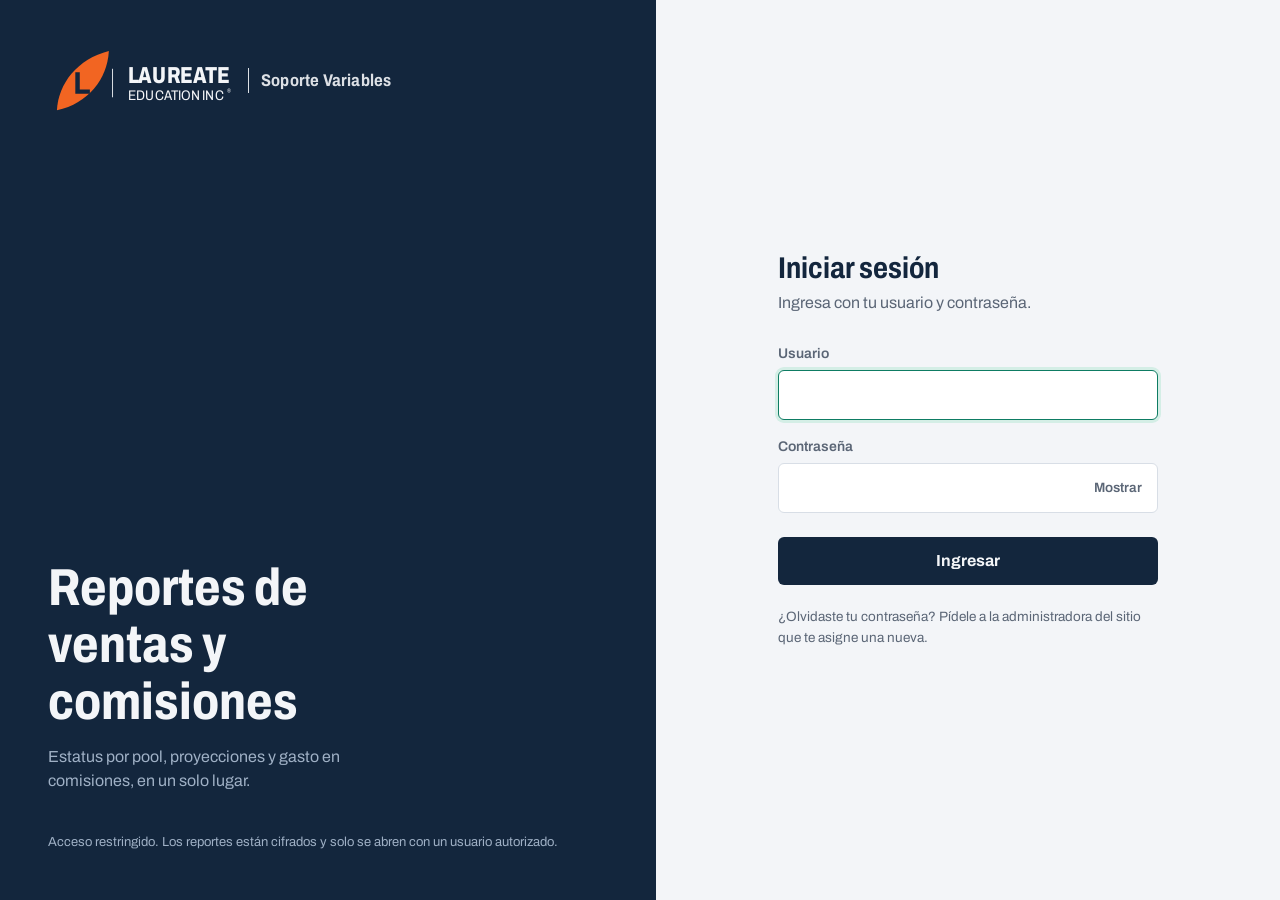
<file: site/panel.html>
<!DOCTYPE html>
<html lang="es">
<head>
<meta charset="utf-8">
<meta name="viewport" content="width=device-width, initial-scale=1">
<meta name="robots" content="noindex, nofollow">
<title>Soporte Variables · Mis reportes</title>
<link rel="stylesheet" href="https://fonts.googleapis.com/css2?family=Archivo:wdth,wght@62..125,400..800&display=swap">
<link rel="stylesheet" href="app.css">
</head>
<body>
<header class="top"><div class="in">
  <div class="brand"><span class="logo"></span><span class="team">Soporte Variables</span></div>
  <span class="who" id="who"></span>
  <button class="ghost" type="button" onclick="salir()">Cerrar sesión</button>
</div></header>
<div class="wrap">
  <p class="hello" id="hello">Hola</p>
  <h1>Mis reportes</h1>
  <div class="stats" id="stats"></div>
  <div class="grid" id="grid"><p class="empty">Cargando reportes…</p></div>
</div>
<script src="app.js"></script>
<script>
(async () => {
  const { key, nombre } = await requerirSesion();
  document.getElementById("hello").textContent = nombre ? `Hola, ${nombre}` : "Hola";
  document.getElementById("who").textContent = nombre;
  let reps;
  try { reps = await getManifest(key); }
  catch { return salir(); }  // la llave ya no sirve (se volvió a publicar el sitio): pedir login de nuevo
  reps.sort((a, b) => (b.actualizado || "").localeCompare(a.actualizado || ""));
  const borradores = reps.filter(r => /borrador/i.test(r.estado)).length;
  document.getElementById("stats").innerHTML =
    `<div><b>${reps.length}</b><span>${reps.length === 1 ? "reporte" : "reportes"}</span></div>` +
    `<div><b>${reps.length - borradores}</b><span>aprobados</span></div>` +
    `<div><b>${borradores}</b><span>en borrador</span></div>` +
    (reps[0] ? `<div><b>${esc(fecha(reps[0].actualizado))}</b><span>última actualización</span></div>` : "");
  const tagCls = e => /borrador/i.test(e) ? "warn" : /aprobado|final/i.test(e) ? "ok" : "";
  document.getElementById("grid").innerHTML = reps.length ? reps.map(r => `
    <a class="rep" href="ver.html#${encodeURIComponent(r.token)}">
      <div class="meta">${r.estado ? `<span class="tag ${tagCls(r.estado)}">${esc(r.estado)}</span>` : ""}${r.periodo ? `<span class="tag">${esc(r.periodo)}</span>` : ""}</div>
      <h3>${esc(r.titulo)}</h3>
      <p>${esc(r.descripcion)}</p>
      <div class="foot"><span>Actualizado ${esc(fecha(r.actualizado))}</span><strong>Abrir →</strong></div>
    </a>`).join("") : `<p class="empty">Todavía no hay reportes publicados.</p>`;
})();
</script>
</body>
</html>
</file>
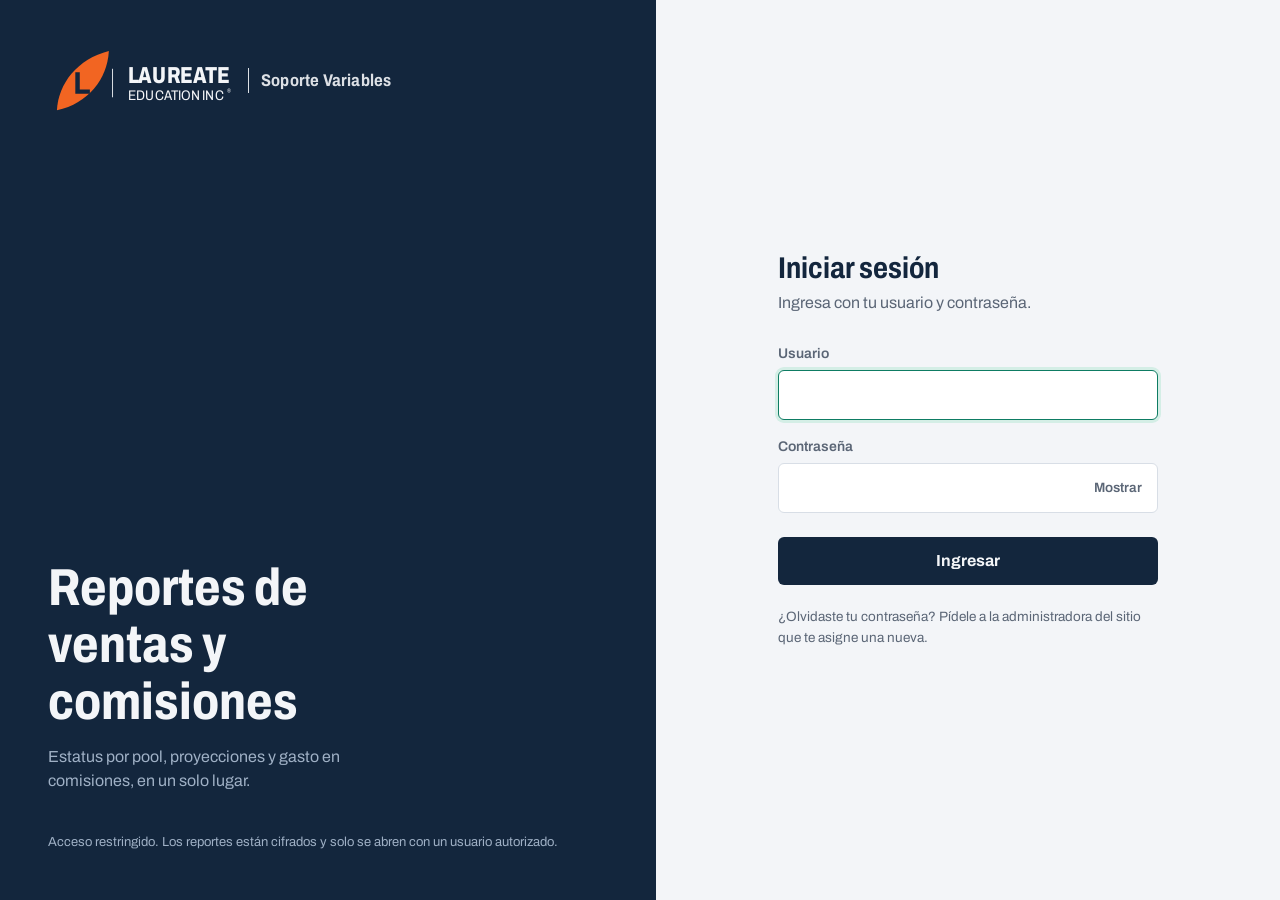
<file: site/ver.html>
<!DOCTYPE html>
<html lang="es">
<head>
<meta charset="utf-8">
<meta name="viewport" content="width=device-width, initial-scale=1">
<meta name="robots" content="noindex, nofollow">
<title>Soporte Variables · Reporte</title>
<link rel="stylesheet" href="https://fonts.googleapis.com/css2?family=Archivo:wdth,wght@62..125,400..800&display=swap">
<link rel="stylesheet" href="app.css">
</head>
<body>
<div class="viewer">
  <header class="top"><div class="in">
    <a class="ghost" href="panel.html">← Mis reportes</a>
    <span class="title" id="title"></span>
    <span class="who" id="who"></span>
    <button class="ghost" type="button" onclick="salir()">Cerrar sesión</button>
  </div></header>
  <div class="loading" id="loading">Abriendo reporte…</div>
</div>
<script src="app.js"></script>
<script>
(async () => {
  const { key, nombre } = await requerirSesion();
  document.getElementById("who").textContent = nombre;
  const token = decodeURIComponent(location.hash.slice(1));
  const loading = document.getElementById("loading");
  try {
    const rep = (await getManifest(key)).find(r => r.token === token);
    if (!rep) { loading.textContent = "Este reporte ya no está disponible. Vuelve a Mis reportes."; return; }
    document.getElementById("title").textContent = rep.titulo;
    document.title = `${rep.titulo} · Soporte Variables`;
    const blob = await (await fetch(`r/${token}.json`, { cache: "no-store" })).json();
    const frame = document.createElement("iframe");
    frame.title = rep.titulo;
    frame.srcdoc = dec.decode(await abrir(key, blob));
    loading.replaceWith(frame);
  } catch { salir(); }
})();
</script>
</body>
</html>
</file>
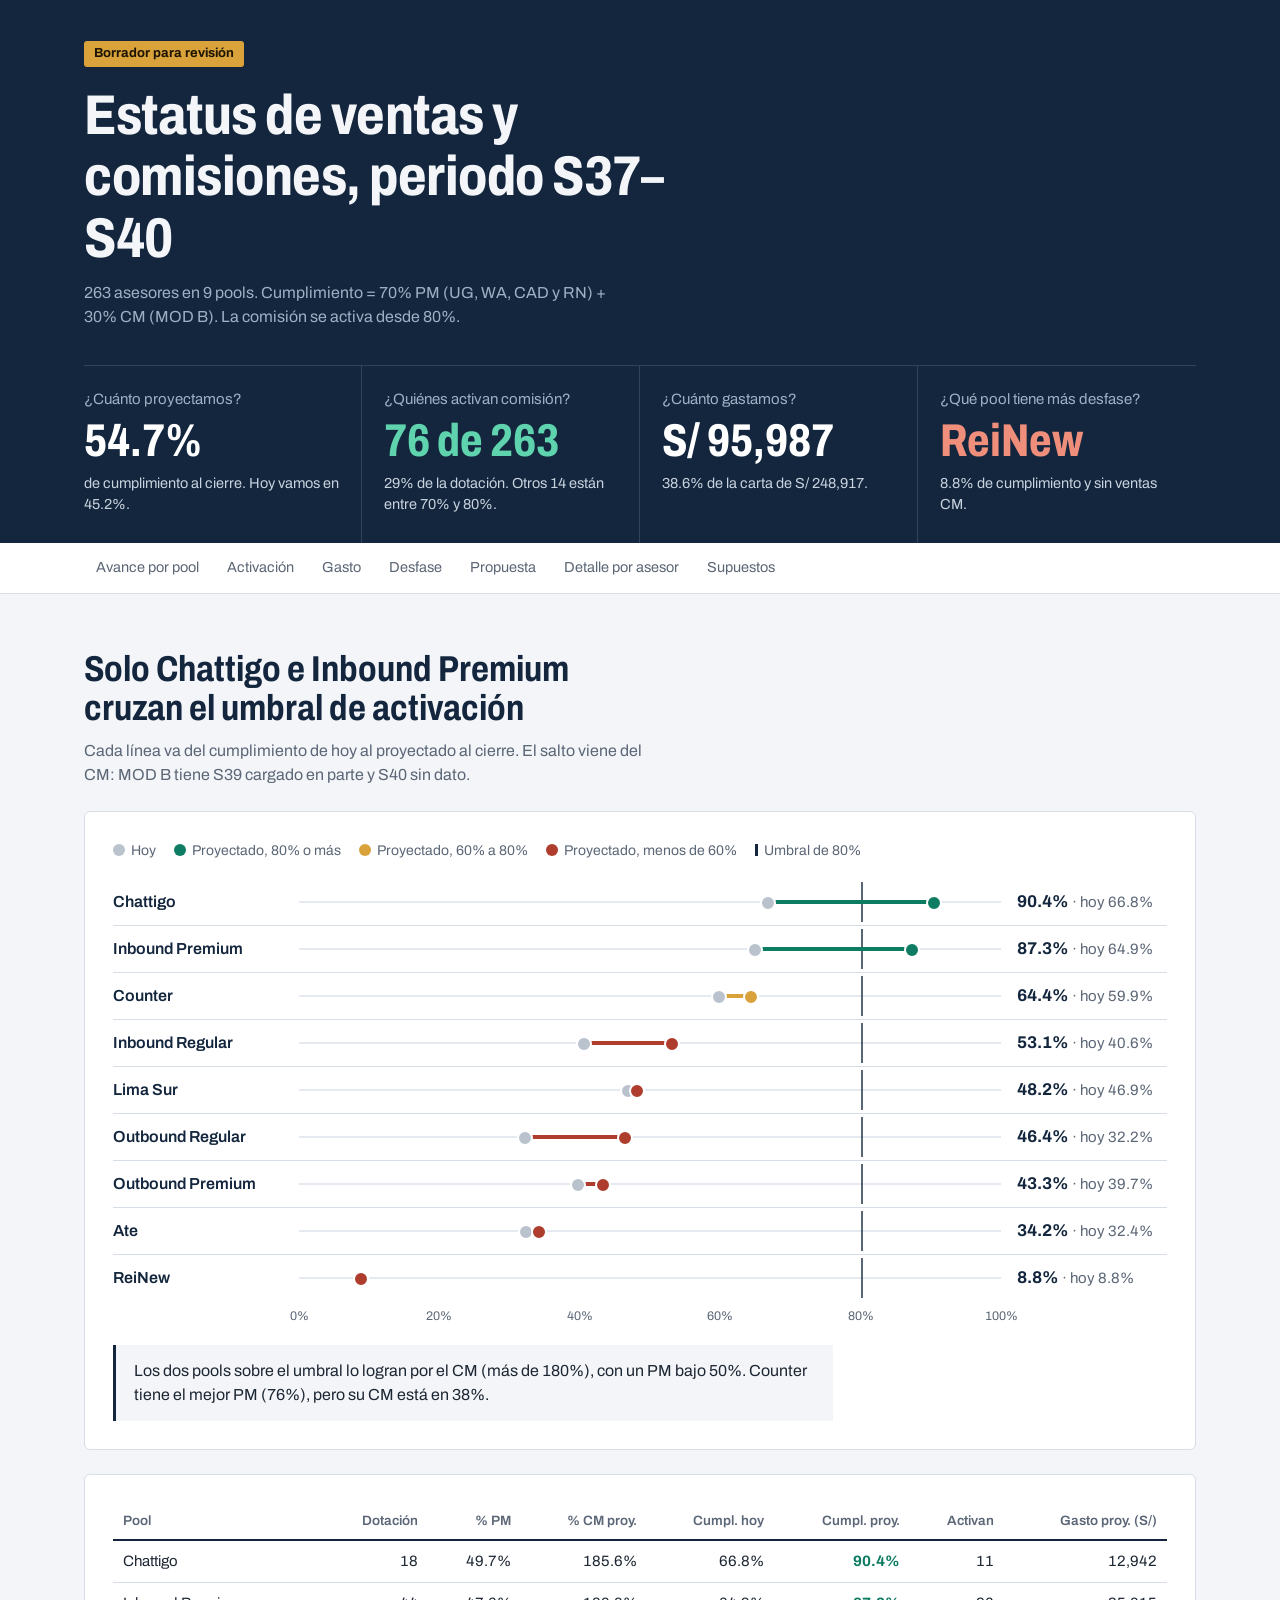
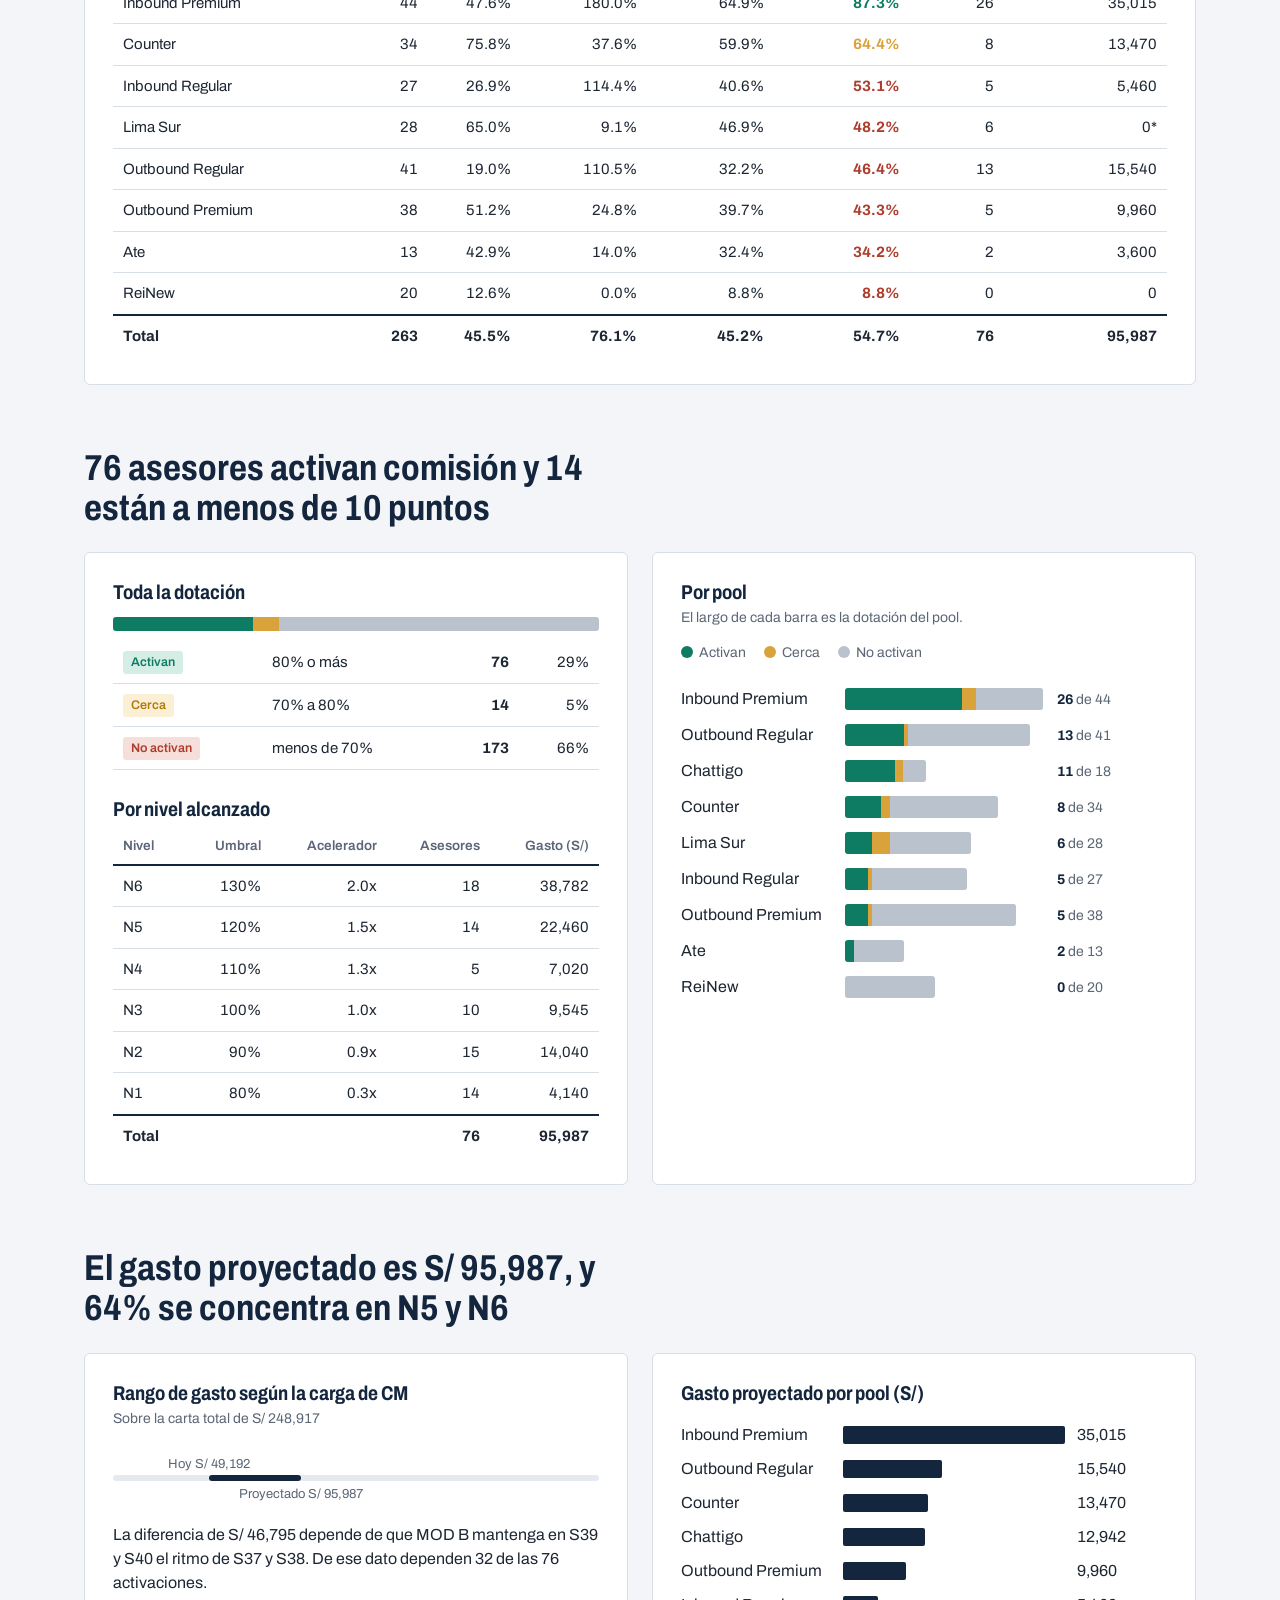
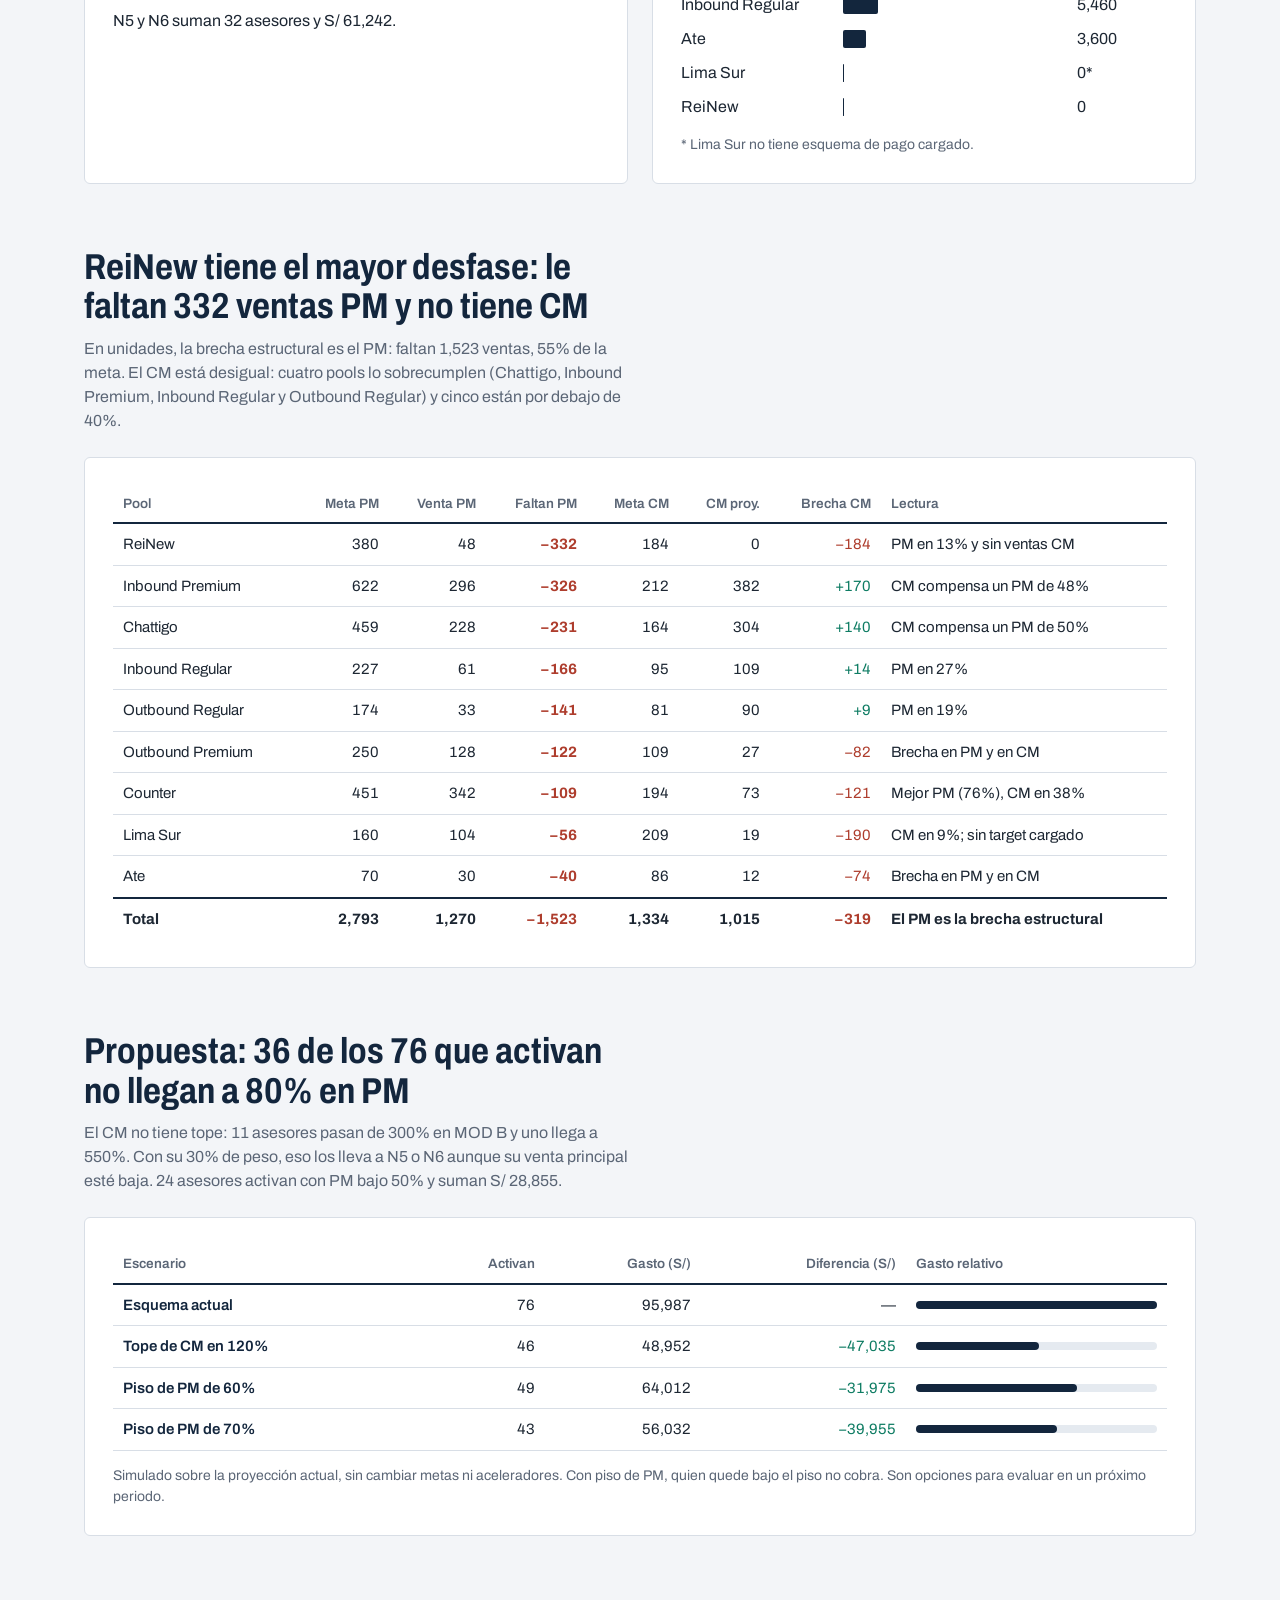
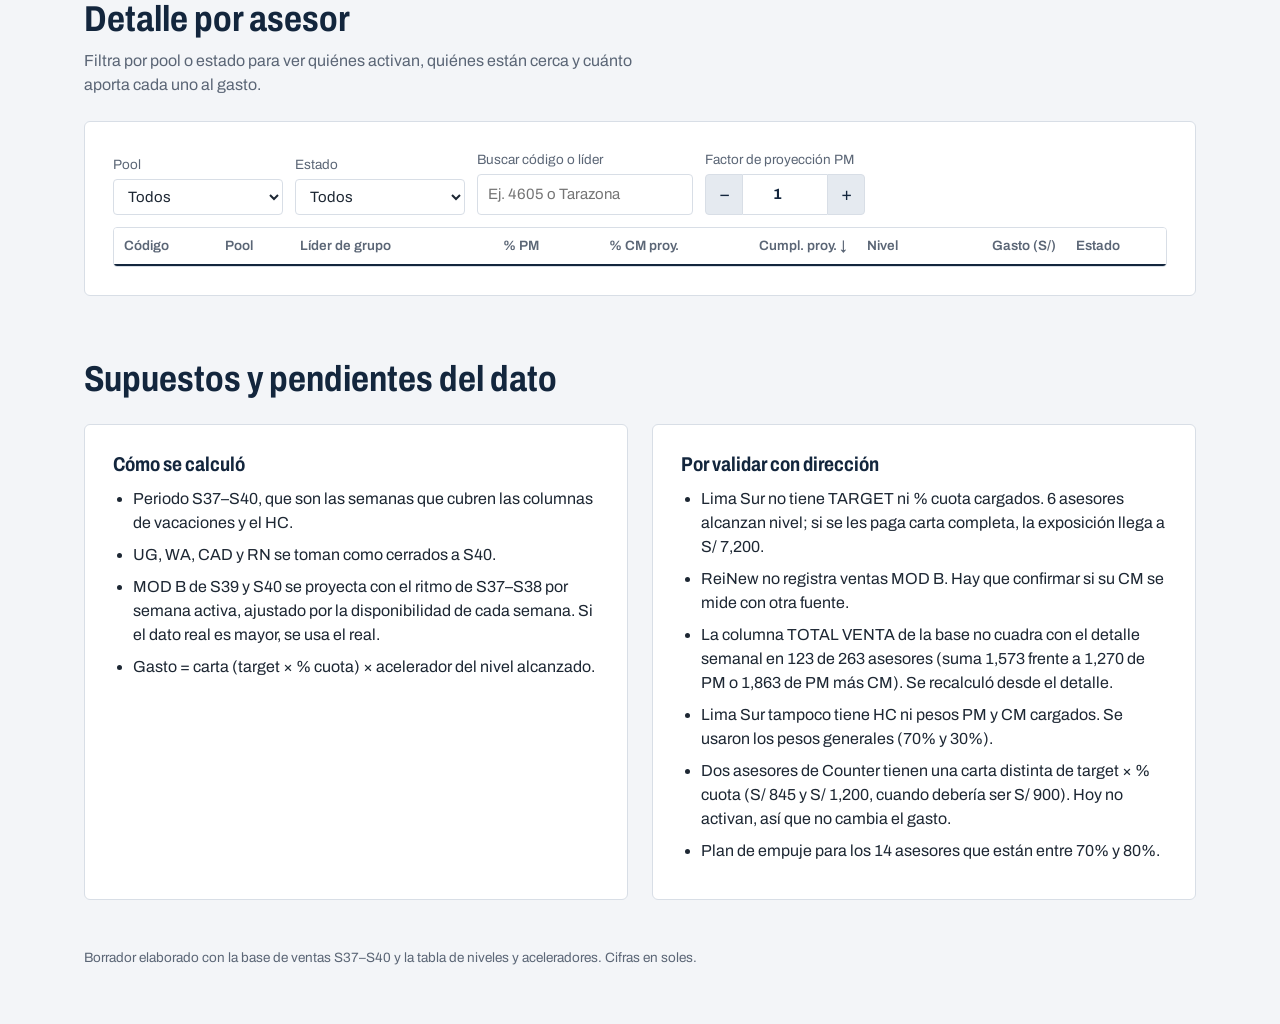
<file: web/template.html>
<!DOCTYPE html>
<html lang="es">
<head>
<meta charset="utf-8">
<meta name="viewport" content="width=device-width, initial-scale=1, viewport-fit=cover">
<title>Estatus de comisiones S37–S40 · Borrador</title>
<link rel="preconnect" href="https://fonts.googleapis.com">
<link rel="stylesheet" href="https://fonts.googleapis.com/css2?family=Archivo:wdth,wght@62..125,400..800&display=swap">
<style>
:root{
  --bg:#F3F5F8; --paper:#FFFFFF; --ink:#13263D; --text:#1D2733; --muted:#5B6676; --rule:#D8DEE6; --track:#E5EAF0;
  --ok:#0E7C63; --ok-soft:#D4EEE6; --warn:#B47A0C; --warn-bar:#D9A23A; --warn-soft:#FBEFD6; --bad:#AE3D2D; --bad-soft:#F6DEDA; --neutral:#B9C2CD;
  --head:#13263D; --head-text:#F3F5F8;
}
@media (prefers-color-scheme: dark){
  :root:not([data-theme="light"]){
    --bg:#0E1622; --paper:#152131; --ink:#E8EDF3; --text:#D9E0E8; --muted:#95A2B3; --rule:#2A3A4F; --track:#223247;
    --ok:#3FBF98; --ok-soft:#173A31; --warn:#E3B04F; --warn-bar:#C9922A; --warn-soft:#3A2F17; --bad:#E07A68; --bad-soft:#3D221E; --neutral:#4A5A6E;
    --head:#0A111B; --head-text:#E8EDF3;
  }
}
:root[data-theme="dark"]{
  --bg:#0E1622; --paper:#152131; --ink:#E8EDF3; --text:#D9E0E8; --muted:#95A2B3; --rule:#2A3A4F; --track:#223247;
  --ok:#3FBF98; --ok-soft:#173A31; --warn:#E3B04F; --warn-bar:#C9922A; --warn-soft:#3A2F17; --bad:#E07A68; --bad-soft:#3D221E; --neutral:#4A5A6E;
  --head:#0A111B; --head-text:#E8EDF3;
}
:root{box-sizing:border-box; padding-top:env(safe-area-inset-top,0px); padding-bottom:env(safe-area-inset-bottom,0px)}
html{scroll-padding-top:env(safe-area-inset-top,0px)}
*,*::before,*::after{box-sizing:inherit}
body{margin:0; background:var(--bg); color:var(--text); font-family:'Archivo', 'Helvetica Neue', Arial, sans-serif; font-size:16px; line-height:1.5; font-variant-numeric:tabular-nums}
.wrap{max-width:1160px; margin:0 auto; padding:0 24px}
h1,h2,h3{color:var(--ink); font-stretch:82%; margin:0; line-height:1.1}
h1{font-size:clamp(34px,5vw,56px); font-weight:750; letter-spacing:-0.5px; max-width:20ch}
h2{font-size:clamp(26px,3.2vw,36px); font-weight:700; max-width:30ch}
h3{font-size:20px; font-weight:700}
p{margin:0}
.lede{color:var(--muted); max-width:62ch; margin-top:10px}

/* encabezado */
header{background:var(--head); color:var(--head-text); padding:40px 0 0}
header h1{color:var(--head-text)}
.draft{display:inline-block; background:var(--warn-bar); color:#1D1503; font-weight:700; font-size:13px; padding:3px 10px; border-radius:3px; margin-bottom:18px}
.period{color:#9FB0C5; margin-top:12px; max-width:60ch}
.answers{display:grid; grid-template-columns:repeat(4,1fr); margin-top:36px; border-top:1px solid #2D4360}
.answers > div{padding:22px 22px 28px 0; border-right:1px solid #2D4360}
.answers > div + div{padding-left:22px}
.answers > div:last-child{border-right:none}
.q{color:#9FB0C5; font-size:15px}
.a{font-size:clamp(32px,4vw,46px); font-weight:750; font-stretch:78%; line-height:1.05; margin:6px 0 8px; color:#FFFFFF}
.a.ok{color:#5FD3AE} .a.bad{color:#F08E7C}
.ctx{font-size:14.5px; color:#C9D3DF; line-height:1.45}

nav.toc{position:sticky; top:0; z-index:5; background:var(--paper); border-bottom:1px solid var(--rule)}
nav.toc .wrap{display:flex; gap:4px; overflow-x:auto; padding-top:8px; padding-bottom:8px}
nav.toc a{color:var(--muted); text-decoration:none; font-size:14.5px; padding:6px 12px; border-radius:4px; white-space:nowrap}
nav.toc a:hover,nav.toc a:focus-visible{background:var(--track); color:var(--ink); outline:none}

section.block{padding:56px 0 8px}
.panel{background:var(--paper); border:1px solid var(--rule); border-radius:6px; padding:28px; margin-top:24px}
.grid2{display:grid; grid-template-columns:1fr 1fr; gap:24px}

/* gráfico de umbral */
.legend{display:flex; flex-wrap:wrap; gap:18px; color:var(--muted); font-size:14px; margin-bottom:18px}
.legend i{display:inline-block; width:12px; height:12px; border-radius:50%; vertical-align:-1px; margin-right:6px}
.dumb{display:grid; grid-template-columns:170px 1fr 150px; align-items:center; gap:16px; padding:9px 0; border-bottom:1px solid var(--rule)}
.dumb:last-child{border-bottom:none}
.dumb .name{font-weight:600; color:var(--ink)}
.dtrack{position:relative; height:28px}
.dtrack::before{content:""; position:absolute; left:0; right:0; top:13px; height:2px; background:var(--track)}
.thr{position:absolute; top:-6px; bottom:-6px; width:2px; background:var(--ink); opacity:.7}
.seg{position:absolute; top:12px; height:4px; border-radius:2px}
.dot{position:absolute; top:7px; width:16px; height:16px; border-radius:50%; transform:translateX(-50%); border:2px solid var(--paper)}
.dot.now{background:var(--neutral)}
.vals{font-size:15px; color:var(--muted)} .vals b{color:var(--ink); font-size:17px}
.axis{display:grid; grid-template-columns:170px 1fr 150px; gap:16px; margin-top:6px}
.axis .ticks{position:relative; height:18px; font-size:12.5px; color:var(--muted)}
.axis .ticks span{position:absolute; transform:translateX(-50%)}
.callout{margin-top:20px; padding:14px 18px; background:var(--bg); border-left:3px solid var(--ink); color:var(--text); max-width:80ch}

/* barras apiladas */
.stack-row{display:grid; grid-template-columns:150px 1fr 110px; gap:14px; align-items:center; padding:6px 0}
.stack{display:flex; height:22px; border-radius:3px; overflow:hidden; background:var(--track)}
.stack span{display:block; height:100%}
.s-ok{background:var(--ok)} .s-warn{background:var(--warn-bar)} .s-no{background:var(--neutral)}
.small{font-size:14px; color:var(--muted)}
.split{display:flex; height:14px; border-radius:3px; overflow:hidden; margin:14px 0 10px}
.big{font-size:44px; font-weight:750; font-stretch:78%; color:var(--ink); line-height:1}

table{width:100%; border-collapse:collapse; font-size:15px}
th{text-align:left; font-weight:600; color:var(--muted); font-size:13.5px; padding:8px 10px; border-bottom:2px solid var(--ink)}
td{padding:9px 10px; border-bottom:1px solid var(--rule)}
td.n,th.n{text-align:right}
tr.total td{font-weight:700; border-top:2px solid var(--ink); border-bottom:none}
.tag{display:inline-block; font-size:12.5px; font-weight:600; padding:2px 8px; border-radius:3px}
.t-ok{background:var(--ok-soft); color:var(--ok)} .t-warn{background:var(--warn-soft); color:var(--warn)} .t-no{background:var(--bad-soft); color:var(--bad)}
.pos{color:var(--ok)} .neg{color:var(--bad)}
.scroll{overflow-x:auto}

/* gasto */
.hbar{display:grid; grid-template-columns:150px 1fr 90px; gap:12px; align-items:center; padding:5px 0}
.hbar .b{height:18px; background:var(--ink); border-radius:2px}
.range{position:relative; height:46px; margin:26px 0 8px}
.range .line{position:absolute; top:20px; left:0; right:0; height:6px; background:var(--track); border-radius:3px}
.range .fill{position:absolute; top:20px; height:6px; background:var(--ink); border-radius:3px}
.range .pt{position:absolute; top:0; transform:translateX(-50%); font-size:13px; color:var(--muted); white-space:nowrap}

/* escenarios */
.scen td:first-child{font-weight:600; color:var(--ink)}
.scen .meter{height:8px; background:var(--track); border-radius:4px; min-width:120px}
.scen .meter span{display:block; height:100%; background:var(--ink); border-radius:4px}

/* detalle */
.filters{display:flex; flex-wrap:wrap; gap:12px; align-items:end; margin-bottom:16px}
.filters label{display:flex; flex-direction:column; gap:4px; font-size:13.5px; color:var(--muted)}
select,input{font:inherit; font-size:15px; color:var(--text); background:var(--paper); border:1px solid var(--rule); border-radius:4px; padding:8px 10px; min-width:170px}
select:focus-visible,input:focus-visible,button:focus-visible,th button:focus-visible{outline:2px solid var(--ok); outline-offset:1px}
.factor{display:flex; align-items:stretch}
.factor input{min-width:0; width:84px; text-align:center; border-radius:0; border-left:none; border-right:none; font-weight:700; color:var(--ink)}
.factor button{font:inherit; font-size:18px; width:38px; background:var(--track); color:var(--ink); border:1px solid var(--rule); cursor:pointer}
.factor button:first-child{border-radius:4px 0 0 4px} .factor button:last-child{border-radius:0 4px 4px 0}
.factor button:hover{background:var(--rule)}
.facnote{font-size:14.5px; color:var(--muted); margin:-4px 0 14px; max-width:90ch}
.facnote b{color:var(--ink)}
.facnote.on{background:var(--warn-soft); color:var(--text); padding:10px 14px; border-radius:4px; margin-top:0}
.summary{margin-left:auto; font-size:14.5px; color:var(--muted); text-align:right}
.summary b{color:var(--ink)}
th button{all:unset; cursor:pointer; color:inherit; font:inherit}
th button[aria-sort]::after{content:" ↕"; opacity:.4}
th button[aria-sort="ascending"]::after{content:" ↑"; opacity:1}
th button[aria-sort="descending"]::after{content:" ↓"; opacity:1}
.tablebox{max-height:560px; overflow:auto; border:1px solid var(--rule); border-radius:4px}
.tablebox th{position:sticky; top:0; background:var(--paper)}
.mini{display:inline-block; width:60px; height:6px; background:var(--track); border-radius:3px; vertical-align:middle; margin-right:8px; position:relative; overflow:hidden}
.mini span{position:absolute; left:0; top:0; bottom:0}

ul.clean{margin:12px 0 0; padding-left:20px} ul.clean li{margin-bottom:8px; max-width:70ch}
footer{color:var(--muted); font-size:13.5px; padding:40px 0 56px}

@media (max-width:860px){
  .answers{grid-template-columns:1fr 1fr}
  .answers > div:nth-child(2){border-right:none}
  .answers > div:nth-child(3){padding-left:0}
  .answers > div:nth-child(n+3){border-top:1px solid #2D4360}
  .grid2{grid-template-columns:1fr}
  .dumb,.axis{grid-template-columns:110px 1fr 104px; gap:10px}
  .stack-row{grid-template-columns:110px 1fr 84px}
  .hbar{grid-template-columns:120px 1fr 74px}
  .panel{padding:18px}
}
@media (prefers-reduced-motion:no-preference){
  .dot.proj,.seg{transition:left .6s ease, width .6s ease}
}
</style>
</head>
<body>

<header>
  <div class="wrap">
    <span class="draft">Borrador para revisión</span>
    <h1>Estatus de ventas y comisiones, periodo S37–S40</h1>
    <p class="period">263 asesores en 9 pools. Cumplimiento = 70% PM (UG, WA, CAD y RN) + 30% CM (MOD B). La comisión se activa desde 80%.</p>
    <div class="answers">
      <div><p class="q">¿Cuánto proyectamos?</p><p class="a">54.7%</p><p class="ctx">de cumplimiento al cierre. Hoy vamos en 45.2%.</p></div>
      <div><p class="q">¿Quiénes activan comisión?</p><p class="a ok">76 de 263</p><p class="ctx">29% de la dotación. Otros 14 están entre 70% y 80%.</p></div>
      <div><p class="q">¿Cuánto gastamos?</p><p class="a">S/ 95,987</p><p class="ctx">38.6% de la carta de S/ 248,917.</p></div>
      <div><p class="q">¿Qué pool tiene más desfase?</p><p class="a bad">ReiNew</p><p class="ctx">8.8% de cumplimiento y sin ventas CM.</p></div>
    </div>
  </div>
</header>

<nav class="toc" aria-label="Secciones">
  <div class="wrap">
    <a href="#avance">Avance por pool</a>
    <a href="#activacion">Activación</a>
    <a href="#gasto">Gasto</a>
    <a href="#desfase">Desfase</a>
    <a href="#propuesta">Propuesta</a>
    <a href="#detalle">Detalle por asesor</a>
    <a href="#supuestos">Supuestos</a>
  </div>
</nav>

<main class="wrap">

<section class="block" id="avance">
  <h2>Solo Chattigo e Inbound Premium cruzan el umbral de activación</h2>
  <p class="lede">Cada línea va del cumplimiento de hoy al proyectado al cierre. El salto viene del CM: MOD B tiene S39 cargado en parte y S40 sin dato.</p>
  <div class="panel">
    <div class="legend">
      <span><i style="background:var(--neutral)"></i>Hoy</span>
      <span><i style="background:var(--ok)"></i>Proyectado, 80% o más</span>
      <span><i style="background:var(--warn-bar)"></i>Proyectado, 60% a 80%</span>
      <span><i style="background:var(--bad)"></i>Proyectado, menos de 60%</span>
      <span><i style="background:var(--ink); border-radius:0; width:3px"></i>Umbral de 80%</span>
    </div>
    <div id="dumbbell"></div>
    <div class="axis"><div></div><div class="ticks" id="ticks"></div><div></div></div>
    <p class="callout">Los dos pools sobre el umbral lo logran por el CM (más de 180%), con un PM bajo 50%. Counter tiene el mejor PM (76%), pero su CM está en 38%.</p>
  </div>
  <div class="panel scroll">
    <table>
      <thead><tr><th>Pool</th><th class="n">Dotación</th><th class="n">% PM</th><th class="n">% CM proy.</th><th class="n">Cumpl. hoy</th><th class="n">Cumpl. proy.</th><th class="n">Activan</th><th class="n">Gasto proy. (S/)</th></tr></thead>
      <tbody id="pooltable"></tbody>
    </table>
  </div>
</section>

<section class="block" id="activacion">
  <h2>76 asesores activan comisión y 14 están a menos de 10 puntos</h2>
  <div class="grid2">
    <div class="panel">
      <h3>Toda la dotación</h3>
      <div class="split"><span class="s-ok" style="width:28.9%"></span><span class="s-warn" style="width:5.3%"></span><span class="s-no" style="width:65.8%"></span></div>
      <table>
        <tbody>
          <tr><td><span class="tag t-ok">Activan</span></td><td>80% o más</td><td class="n"><b>76</b></td><td class="n">29%</td></tr>
          <tr><td><span class="tag t-warn">Cerca</span></td><td>70% a 80%</td><td class="n"><b>14</b></td><td class="n">5%</td></tr>
          <tr><td><span class="tag t-no">No activan</span></td><td>menos de 70%</td><td class="n"><b>173</b></td><td class="n">66%</td></tr>
        </tbody>
      </table>
      <h3 style="margin-top:28px">Por nivel alcanzado</h3>
      <table style="margin-top:8px">
        <thead><tr><th>Nivel</th><th class="n">Umbral</th><th class="n">Acelerador</th><th class="n">Asesores</th><th class="n">Gasto (S/)</th></tr></thead>
        <tbody>
          <tr><td>N6</td><td class="n">130%</td><td class="n">2.0x</td><td class="n">18</td><td class="n">38,782</td></tr>
          <tr><td>N5</td><td class="n">120%</td><td class="n">1.5x</td><td class="n">14</td><td class="n">22,460</td></tr>
          <tr><td>N4</td><td class="n">110%</td><td class="n">1.3x</td><td class="n">5</td><td class="n">7,020</td></tr>
          <tr><td>N3</td><td class="n">100%</td><td class="n">1.0x</td><td class="n">10</td><td class="n">9,545</td></tr>
          <tr><td>N2</td><td class="n">90%</td><td class="n">0.9x</td><td class="n">15</td><td class="n">14,040</td></tr>
          <tr><td>N1</td><td class="n">80%</td><td class="n">0.3x</td><td class="n">14</td><td class="n">4,140</td></tr>
          <tr class="total"><td>Total</td><td></td><td></td><td class="n">76</td><td class="n">95,987</td></tr>
        </tbody>
      </table>
    </div>
    <div class="panel">
      <h3>Por pool</h3>
      <p class="small" style="margin:4px 0 14px">El largo de cada barra es la dotación del pool.</p>
      <div class="legend">
        <span><i class="s-ok"></i>Activan</span><span><i class="s-warn"></i>Cerca</span><span><i class="s-no"></i>No activan</span>
      </div>
      <div id="stacks"></div>
    </div>
  </div>
</section>

<section class="block" id="gasto">
  <h2>El gasto proyectado es S/ 95,987, y 64% se concentra en N5 y N6</h2>
  <div class="grid2">
    <div class="panel">
      <h3>Rango de gasto según la carga de CM</h3>
      <p class="small" style="margin-top:4px">Sobre la carta total de S/ 248,917</p>
      <div class="range">
        <div class="line"></div>
        <div class="fill" style="left:19.8%; width:18.8%"></div>
        <span class="pt" style="left:19.8%">Hoy S/ 49,192</span>
        <span class="pt" style="left:38.6%; top:30px">Proyectado S/ 95,987</span>
      </div>
      <p style="margin-top:22px; max-width:56ch">La diferencia de S/ 46,795 depende de que MOD B mantenga en S39 y S40 el ritmo de S37 y S38. De ese dato dependen 32 de las 76 activaciones.</p>
      <p style="margin-top:14px; max-width:56ch">N5 y N6 suman 32 asesores y S/ 61,242.</p>
    </div>
    <div class="panel">
      <h3>Gasto proyectado por pool (S/)</h3>
      <div id="spend" style="margin-top:14px"></div>
    </div>
  </div>
</section>

<section class="block" id="desfase">
  <h2>ReiNew tiene el mayor desfase: le faltan 332 ventas PM y no tiene CM</h2>
  <p class="lede">En unidades, la brecha estructural es el PM: faltan 1,523 ventas, 55% de la meta. El CM está desigual: cuatro pools lo sobrecumplen (Chattigo, Inbound Premium, Inbound Regular y Outbound Regular) y cinco están por debajo de 40%.</p>
  <div class="panel scroll">
    <table>
      <thead><tr><th>Pool</th><th class="n">Meta PM</th><th class="n">Venta PM</th><th class="n">Faltan PM</th><th class="n">Meta CM</th><th class="n">CM proy.</th><th class="n">Brecha CM</th><th>Lectura</th></tr></thead>
      <tbody id="gaptable"></tbody>
    </table>
  </div>
</section>

<section class="block" id="propuesta">
  <h2>Propuesta: 36 de los 76 que activan no llegan a 80% en PM</h2>
  <p class="lede">El CM no tiene tope: 11 asesores pasan de 300% en MOD B y uno llega a 550%. Con su 30% de peso, eso los lleva a N5 o N6 aunque su venta principal esté baja. 24 asesores activan con PM bajo 50% y suman S/ 28,855.</p>
  <div class="panel scroll">
    <table class="scen">
      <thead><tr><th>Escenario</th><th class="n">Activan</th><th class="n">Gasto (S/)</th><th class="n">Diferencia (S/)</th><th>Gasto relativo</th></tr></thead>
      <tbody>
        <tr><td>Esquema actual</td><td class="n">76</td><td class="n">95,987</td><td class="n">—</td><td><div class="meter"><span style="width:100%"></span></div></td></tr>
        <tr><td>Tope de CM en 120%</td><td class="n">46</td><td class="n">48,952</td><td class="n pos">−47,035</td><td><div class="meter"><span style="width:51%"></span></div></td></tr>
        <tr><td>Piso de PM de 60%</td><td class="n">49</td><td class="n">64,012</td><td class="n pos">−31,975</td><td><div class="meter"><span style="width:66.7%"></span></div></td></tr>
        <tr><td>Piso de PM de 70%</td><td class="n">43</td><td class="n">56,032</td><td class="n pos">−39,955</td><td><div class="meter"><span style="width:58.4%"></span></div></td></tr>
      </tbody>
    </table>
    <p class="small" style="margin-top:14px">Simulado sobre la proyección actual, sin cambiar metas ni aceleradores. Con piso de PM, quien quede bajo el piso no cobra. Son opciones para evaluar en un próximo periodo.</p>
  </div>
</section>

<section class="block" id="detalle">
  <h2>Detalle por asesor</h2>
  <p class="lede">Filtra por pool o estado para ver quiénes activan, quiénes están cerca y cuánto aporta cada uno al gasto.</p>
  <div class="panel">
    <div class="filters">
      <label>Pool<select id="fPool"><option value="">Todos</option></select></label>
      <label>Estado<select id="fEst"><option value="">Todos</option><option>Activa</option><option>Cerca</option><option>No activa</option></select></label>
      <label>Buscar código o líder<input id="fTxt" type="search" placeholder="Ej. 4605 o Tarazona"></label>
      <label>Factor de proyección PM<span class="factor"><button type="button" id="fMinus" aria-label="Bajar factor">−</button><input id="fFac" type="number" min="0.5" max="3" step="0.05" value="1" inputmode="decimal"><button type="button" id="fPlus" aria-label="Subir factor">+</button></span></label>
      <p class="summary" id="summary" aria-live="polite"></p>
    </div>
    <p class="facnote" id="facnote" aria-live="polite"></p>
    <div class="tablebox">
      <table id="det">
        <thead><tr>
          <th><button data-k="0">Código</button></th>
          <th><button data-k="1">Pool</button></th>
          <th><button data-k="2">Líder de grupo</button></th>
          <th class="n"><button data-k="6">% PM</button></th>
          <th class="n"><button data-k="7">% CM proy.</button></th>
          <th class="n"><button data-k="9" aria-sort="descending">Cumpl. proy.</button></th>
          <th><button data-k="10">Nivel</button></th>
          <th class="n"><button data-k="11">Gasto (S/)</button></th>
          <th><button data-k="12">Estado</button></th>
        </tr></thead>
        <tbody></tbody>
      </table>
    </div>
  </div>
</section>

<section class="block" id="supuestos">
  <h2>Supuestos y pendientes del dato</h2>
  <div class="grid2">
    <div class="panel">
      <h3>Cómo se calculó</h3>
      <ul class="clean">
        <li>Periodo S37–S40, que son las semanas que cubren las columnas de vacaciones y el HC.</li>
        <li>UG, WA, CAD y RN se toman como cerrados a S40.</li>
        <li>MOD B de S39 y S40 se proyecta con el ritmo de S37–S38 por semana activa, ajustado por la disponibilidad de cada semana. Si el dato real es mayor, se usa el real.</li>
        <li>Gasto = carta (target × % cuota) × acelerador del nivel alcanzado.</li>
      </ul>
    </div>
    <div class="panel">
      <h3>Por validar con dirección</h3>
      <ul class="clean">
        <li>Lima Sur no tiene TARGET ni % cuota cargados. 6 asesores alcanzan nivel; si se les paga carta completa, la exposición llega a S/ 7,200.</li>
        <li>ReiNew no registra ventas MOD B. Hay que confirmar si su CM se mide con otra fuente.</li>
        <li>La columna TOTAL VENTA de la base no cuadra con el detalle semanal en 123 de 263 asesores (suma 1,573 frente a 1,270 de PM o 1,863 de PM más CM). Se recalculó desde el detalle.</li>
        <li>Lima Sur tampoco tiene HC ni pesos PM y CM cargados. Se usaron los pesos generales (70% y 30%).</li>
        <li>Dos asesores de Counter tienen una carta distinta de target × % cuota (S/ 845 y S/ 1,200, cuando debería ser S/ 900). Hoy no activan, así que no cambia el gasto.</li>
        <li>Plan de empuje para los 14 asesores que están entre 70% y 80%.</li>
      </ul>
    </div>
  </div>
</section>

</main>
<footer><div class="wrap">Borrador elaborado con la base de ventas S37–S40 y la tabla de niveles y aceleradores. Cifras en soles.</div></footer>

<script>
const POOLS=[
 // nombre, dotación, %PM, %CM proy, hoy, proy, activan, cerca, no, gasto, metaPM, ventaPM, metaCM, cmProy, lectura
 ["Chattigo",18,.497,1.856,.668,.904,11,2,5,12942,459,228,164,304,"CM compensa un PM de 50%"],
 ["Inbound Premium",44,.476,1.800,.649,.873,26,3,15,35015,622,296,212,382,"CM compensa un PM de 48%"],
 ["Counter",34,.758,.376,.599,.644,8,2,24,13470,451,342,194,73,"Mejor PM (76%), CM en 38%"],
 ["Inbound Regular",27,.269,1.144,.406,.531,5,1,21,5460,227,61,95,109,"PM en 27%"],
 ["Lima Sur",28,.650,.091,.469,.482,6,4,18,0,160,104,209,19,"CM en 9%; sin target cargado"],
 ["Outbound Regular",41,.190,1.105,.322,.464,13,1,27,15540,174,33,81,90,"PM en 19%"],
 ["Outbound Premium",38,.512,.248,.397,.433,5,1,32,9960,250,128,109,27,"Brecha en PM y en CM"],
 ["Ate",13,.429,.140,.324,.342,2,0,11,3600,70,30,86,12,"Brecha en PM y en CM"],
 ["ReiNew",20,.126,0,.088,.088,0,0,20,0,380,48,184,0,"PM en 13% y sin ventas CM"]
];
const pct=v=>(v*100).toFixed(1)+"%";
const num=v=>Math.round(v).toLocaleString("en-US");
const col=v=>v>=.8?"var(--ok)":v>=.6?"var(--warn-bar)":"var(--bad)";
const MAX=1.0;
const x=v=>Math.min(v,MAX)/MAX*100;

// gráfico de umbral
const db=document.getElementById("dumbbell");
db.innerHTML=POOLS.map(p=>{
  const a=x(p[4]), b=x(p[5]);
  return `<div class="dumb"><span class="name">${p[0]}</span>
   <div class="dtrack" role="img" aria-label="${p[0]}: hoy ${pct(p[4])}, proyectado ${pct(p[5])}">
     <span class="thr" style="left:${x(.8)}%"></span>
     <span class="seg" style="left:${a}%; width:${Math.max(b-a,0)}%; background:${col(p[5])}"></span>
     <span class="dot now" style="left:${a}%"></span>
     <span class="dot proj" style="left:${b}%; background:${col(p[5])}"></span>
   </div>
   <span class="vals"><b>${pct(p[5])}</b> · hoy ${pct(p[4])}</span></div>`;
}).join("");
document.getElementById("ticks").innerHTML=[0,.2,.4,.6,.8,1].map(t=>`<span style="left:${x(t)}%">${t*100}%</span>`).join("");

// tabla de pools
const T={d:0,ac:0,g:0};
document.getElementById("pooltable").innerHTML=POOLS.map(p=>{T.d+=p[1];T.ac+=p[6];T.g+=p[9];
  return `<tr><td>${p[0]}</td><td class="n">${p[1]}</td><td class="n">${pct(p[2])}</td><td class="n">${pct(p[3])}</td><td class="n">${pct(p[4])}</td><td class="n" style="color:${col(p[5])};font-weight:700">${pct(p[5])}</td><td class="n">${p[6]}</td><td class="n">${p[9]?num(p[9]):(p[0]==="Lima Sur"?"0*":"0")}</td></tr>`}).join("")+
  `<tr class="total"><td>Total</td><td class="n">${T.d}</td><td class="n">45.5%</td><td class="n">76.1%</td><td class="n">45.2%</td><td class="n">54.7%</td><td class="n">${T.ac}</td><td class="n">${num(T.g)}</td></tr>`;

// barras apiladas
const maxD=Math.max(...POOLS.map(p=>p[1]));
document.getElementById("stacks").innerHTML=[...POOLS].sort((a,b)=>b[6]-a[6]).map(p=>
 `<div class="stack-row"><span>${p[0]}</span><div class="stack" style="width:${p[1]/maxD*100}%" role="img" aria-label="${p[0]}: ${p[6]} activan, ${p[7]} cerca, ${p[8]} no activan">
  <span class="s-ok" style="width:${p[6]/p[1]*100}%"></span><span class="s-warn" style="width:${p[7]/p[1]*100}%"></span><span class="s-no" style="width:${p[8]/p[1]*100}%"></span></div>
  <span class="small"><b style="color:var(--ink)">${p[6]}</b> de ${p[1]}</span></div>`).join("");

// gasto por pool
const maxG=Math.max(...POOLS.map(p=>p[9]));
document.getElementById("spend").innerHTML=[...POOLS].sort((a,b)=>b[9]-a[9]).map(p=>
 `<div class="hbar"><span>${p[0]}</span><div class="b" style="width:${Math.max(p[9]/maxG*100,.6)}%"></div><span class="n">${num(p[9])}${p[0]==="Lima Sur"?"*":""}</span></div>`).join("")+
 `<p class="small" style="margin-top:10px">* Lima Sur no tiene esquema de pago cargado.</p>`;

// desfase
const sg=v=>v>0?`<span class="pos">+${num(v)}</span>`:v<0?`<span class="neg">−${num(-v)}</span>`:"0";
document.getElementById("gaptable").innerHTML=[...POOLS].sort((a,b)=>(a[11]-a[10])-(b[11]-b[10])).map(p=>
 `<tr><td>${p[0]}</td><td class="n">${num(p[10])}</td><td class="n">${num(p[11])}</td><td class="n" style="font-weight:700">${sg(p[11]-p[10])}</td><td class="n">${p[12]}</td><td class="n">${p[13]}</td><td class="n">${sg(p[13]-p[12])}</td><td>${p[14]}</td></tr>`).join("")+
 `<tr class="total"><td>Total</td><td class="n">2,793</td><td class="n">1,270</td><td class="n"><span class="neg">−1,523</span></td><td class="n">1,334</td><td class="n">1,015</td><td class="n"><span class="neg">−319</span></td><td>El PM es la brecha estructural</td></tr>`;

// detalle por asesor
const A=__DATA__;
const fPool=document.getElementById("fPool"), fEst=document.getElementById("fEst"), fTxt=document.getElementById("fTxt");
[...new Set(A.map(r=>r[1]))].sort().forEach(p=>fPool.insertAdjacentHTML("beforeend",`<option>${p}</option>`));
let sortK=9, sortDir=-1;
const tag=e=>`<span class="tag ${e==="Activa"?"t-ok":e==="Cerca"?"t-warn":"t-no"}">${e==="Activa"?"Activa":e==="Cerca"?"Cerca":"No activa"}</span>`;
const bar=v=>`<span class="mini"><span style="width:${Math.min(v,1.3)/1.3*100}%;background:${col(v)}"></span></span>`;
const fFac=document.getElementById("fFac");
const LEVELS=[[1.3,"N6",2],[1.2,"N5",1.5],[1.1,"N4",1.3],[1,"N3",1],[.9,"N2",.9],[.8,"N1",.3]];
const lvl=c=>LEVELS.find(l=>c>=l[0]-1e-9)||[0,"No activa",0];
function getFac(){const v=parseFloat(String(fFac.value).replace(",","."));return isFinite(v)&&v>0?Math.min(Math.max(v,.5),3):1}
function adjusted(f){
  if(Math.abs(f-1)<1e-9) return A;
  return A.map(r=>{
    const pm=r[6]*f, c=.7*pm+.3*r[7], L=lvl(c);
    const est=c>=.8-1e-9?"Activa":c>=.7-1e-9?"Cerca":"No activa";
    const o=r.slice(); o[6]=pm; o[9]=c; o[10]=L[1]; o[11]=L[2]*r[13]; o[12]=est; return o;
  });
}
const BASE={act:A.filter(r=>r[12]==="Activa").length, g:A.reduce((s,r)=>s+r[11],0)};
function render(){
  const t=fTxt.value.trim().toLowerCase();
  const f=getFac(), D=adjusted(f);
  const note=document.getElementById("facnote");
  if(Math.abs(f-1)<1e-9){
    note.className="facnote";
    note.innerHTML="Con factor 1 se usa la venta PM real. Súbelo para simular un mayor cierre de PM (por ejemplo, 1.2 = 20% más venta PM por asesor).";
  } else {
    const act=D.filter(r=>r[12]==="Activa").length, g=D.reduce((s,r)=>s+r[11],0), dg=g-BASE.g;
    note.className="facnote on";
    note.innerHTML=`Simulación con factor <b>${f.toFixed(2)}</b> sobre la venta PM: activan <b>${act}</b> de 263 (base ${BASE.act}) y el gasto sería <b>S/ ${num(g)}</b>, ${dg>=0?"+":"−"}S/ ${num(Math.abs(dg))} frente a la base de S/ ${num(BASE.g)}. El resto de la página muestra la base sin factor.`;
  }
  document.querySelector('#det th button[data-k="6"]').textContent=Math.abs(f-1)<1e-9?"% PM":"% PM × "+f.toFixed(2);
  let rows=D.filter(r=>(!fPool.value||r[1]===fPool.value)&&(!fEst.value||r[12]===fEst.value)&&(!t||r[0].toLowerCase().includes(t)||r[2].toLowerCase().includes(t)));
  rows.sort((a,b)=>{const u=a[sortK],v=b[sortK];return (typeof u==="number"?u-v:String(u).localeCompare(String(v)))*sortDir});
  document.querySelector("#det tbody").innerHTML=rows.map(r=>`<tr><td>${r[0]}</td><td>${r[1]}</td><td>${r[2]}</td><td class="n">${pct(r[6])}</td><td class="n">${pct(r[7])}</td><td class="n">${bar(r[9])}<b>${pct(r[9])}</b></td><td>${r[10]}</td><td class="n">${r[11]?num(r[11]):"—"}</td><td>${tag(r[12])}</td></tr>`).join("")||`<tr><td colspan="9">No hay asesores con esos filtros. Cambia el pool o el estado.</td></tr>`;
  const act=rows.filter(r=>r[12]==="Activa").length, g=rows.reduce((s,r)=>s+r[11],0);
  document.getElementById("summary").innerHTML=`<b>${rows.length}</b> asesores · <b>${act}</b> activan · gasto <b>S/ ${num(g)}</b>`;
}
document.querySelectorAll("#det th button").forEach(b=>b.addEventListener("click",()=>{
  const k=+b.dataset.k; if(k===sortK) sortDir*=-1; else {sortK=k; sortDir=(k>=6&&k!==10&&k!==12)?-1:1;}
  document.querySelectorAll("#det th button").forEach(o=>o.removeAttribute("aria-sort"));
  b.setAttribute("aria-sort",sortDir<0?"descending":"ascending"); render();
}));
[fPool,fEst].forEach(e=>e.addEventListener("change",render)); fTxt.addEventListener("input",render);
fFac.addEventListener("input",render);
fFac.addEventListener("change",()=>{fFac.value=getFac().toFixed(2);render()});
const step=d=>{fFac.value=Math.min(Math.max(Math.round((getFac()+d)*100)/100,.5),3).toFixed(2);render()};
document.getElementById("fMinus").addEventListener("click",()=>step(-.05));
document.getElementById("fPlus").addEventListener("click",()=>step(.05));
render();
</script>
</body>
</html>
</file>
<file: site/app.css>
:root{
  --bg:#F3F5F8; --paper:#FFFFFF; --ink:#13263D; --text:#1D2733; --muted:#5B6676; --rule:#D8DEE6; --track:#E5EAF0;
  --ok:#0E7C63; --ok-soft:#D4EEE6; --warn:#B47A0C; --warn-soft:#FBEFD6; --bad:#AE3D2D; --bad-soft:#F6DEDA;
  --head:#13263D; --head-text:#F3F5F8; --head-muted:#9FB0C5;
}
@media (prefers-color-scheme: dark){
  :root:not([data-theme="light"]){
    --bg:#0E1622; --paper:#152131; --ink:#E8EDF3; --text:#D9E0E8; --muted:#95A2B3; --rule:#2A3A4F; --track:#223247;
    --ok:#3FBF98; --ok-soft:#173A31; --warn:#E3B04F; --warn-soft:#3A2F17; --bad:#E07A68; --bad-soft:#3D221E;
    --head:#0A111B; --head-text:#E8EDF3;
  }
}
:root[data-theme="dark"]{
  --bg:#0E1622; --paper:#152131; --ink:#E8EDF3; --text:#D9E0E8; --muted:#95A2B3; --rule:#2A3A4F; --track:#223247;
  --ok:#3FBF98; --ok-soft:#173A31; --warn:#E3B04F; --warn-soft:#3A2F17; --bad:#E07A68; --bad-soft:#3D221E;
  --head:#0A111B; --head-text:#E8EDF3;
}
*,*::before,*::after{box-sizing:border-box}
html,body{margin:0}
body{background:var(--bg); color:var(--text); font-family:'Archivo','Helvetica Neue',Arial,sans-serif; font-size:16px; line-height:1.5}
h1,h2,h3{color:var(--ink); font-stretch:82%; margin:0; line-height:1.1}
p{margin:0}
a{color:inherit}
button,input{font:inherit}
:focus-visible{outline:2px solid var(--ok); outline-offset:2px}
.brand{display:flex; align-items:center; gap:10px; font-weight:700; font-stretch:85%; letter-spacing:.2px}
.brand .logo{display:block; width:128px; flex:none; line-height:0}
.brand .logo svg{width:100%; height:auto; display:block}
.brand .team{padding-left:12px; border-left:1px solid currentColor; opacity:.9; font-size:15px; white-space:nowrap}
.login .side .brand .logo{width:190px}
.login .side .brand .team{font-size:17px}

/* inicio de sesión */
.login{min-height:100vh; min-height:100dvh; display:grid; grid-template-columns:1.05fr 1fr}
.login .side{background:var(--head); color:var(--head-text); padding:48px; display:flex; flex-direction:column; justify-content:space-between}
.login .side h1{color:var(--head-text); font-size:clamp(34px,4.4vw,52px); font-weight:750; max-width:13ch; margin-top:auto}
.login .side p{color:var(--head-muted); max-width:40ch; margin-top:14px}
.login .side small{color:var(--head-muted); margin-top:40px; font-size:13px}
.login main{display:grid; place-items:center; padding:40px 16px}
.card{width:100%; max-width:380px}
.card h2{font-size:30px; font-weight:700}
.card .sub{color:var(--muted); margin:6px 0 28px}
.field{display:flex; flex-direction:column; gap:6px; margin-bottom:16px; font-size:14px; color:var(--muted); font-weight:600}
.field input{font-size:16px; color:var(--text); background:var(--paper); border:1px solid var(--rule); border-radius:6px; padding:12px 14px; width:100%}
.field input:focus{border-color:var(--ok); outline:none; box-shadow:0 0 0 3px var(--ok-soft)}
.pw{position:relative}
.pw input{padding-right:84px}
.pw button{position:absolute; right:6px; top:50%; transform:translateY(-50%); background:none; border:none; color:var(--muted); font-size:13.5px; font-weight:600; padding:6px 10px; cursor:pointer; border-radius:4px}
.pw button:hover{color:var(--ink); background:var(--track)}
.btn{display:inline-flex; align-items:center; justify-content:center; gap:8px; background:var(--ink); color:var(--bg); border:none; border-radius:6px; padding:12px 18px; font-weight:700; cursor:pointer; text-decoration:none}
.btn:hover{opacity:.9}
.btn[disabled]{opacity:.6; cursor:progress}
.card .btn{width:100%; margin-top:8px; font-size:16px}
.err{display:none; background:var(--bad-soft); color:var(--bad); border-radius:6px; padding:10px 14px; font-size:14.5px; margin-bottom:16px}
.err.show{display:block}
.note{color:var(--muted); font-size:13.5px; margin-top:22px}

/* barra superior */
.top{background:var(--head); color:var(--head-text)}
.top .in{max-width:1080px; margin:0 auto; padding:14px 24px; display:flex; align-items:center; gap:16px}
.top .who{margin-left:auto; color:var(--head-muted); font-size:14.5px; white-space:nowrap; overflow:hidden; text-overflow:ellipsis}
.ghost{background:none; border:1px solid #2D4360; color:var(--head-text); border-radius:6px; padding:7px 12px; font-size:14px; font-weight:600; cursor:pointer; text-decoration:none; white-space:nowrap}
.ghost:hover{background:#1E3550}

/* panel */
.wrap{max-width:1080px; margin:0 auto; padding:40px 24px 64px}
.hello{color:var(--muted)}
.wrap h1{font-size:clamp(32px,4vw,44px); font-weight:750; margin-top:4px}
.stats{display:flex; gap:32px; margin:24px 0 32px; padding:18px 0; border-top:1px solid var(--rule); border-bottom:1px solid var(--rule); flex-wrap:wrap}
.stats div{display:flex; flex-direction:column}
.stats b{font-size:28px; font-weight:750; font-stretch:80%; color:var(--ink); line-height:1.1}
.stats span{color:var(--muted); font-size:14px}
.grid{display:grid; grid-template-columns:repeat(auto-fill,minmax(300px,1fr)); gap:20px}
.rep{background:var(--paper); border:1px solid var(--rule); border-radius:8px; padding:22px; display:flex; flex-direction:column; gap:10px; text-decoration:none; transition:border-color .15s, transform .15s}
.rep:hover{border-color:var(--ink); transform:translateY(-2px)}
.rep .meta{display:flex; gap:8px; align-items:center; flex-wrap:wrap}
.tag{display:inline-block; font-size:12.5px; font-weight:600; padding:2px 8px; border-radius:3px; background:var(--track); color:var(--muted)}
.tag.warn{background:var(--warn-soft); color:var(--warn)}
.tag.ok{background:var(--ok-soft); color:var(--ok)}
.rep h3{font-size:22px; font-weight:700}
.rep p{color:var(--muted); font-size:15px; flex:1}
.rep .foot{display:flex; justify-content:space-between; align-items:center; border-top:1px solid var(--rule); padding-top:12px; margin-top:6px; font-size:14px; color:var(--muted)}
.rep .foot strong{color:var(--ink)}
.empty{background:var(--paper); border:1px dashed var(--rule); border-radius:8px; padding:40px; text-align:center; color:var(--muted)}

/* visor */
.viewer{height:100vh; height:100dvh; display:flex; flex-direction:column}
.viewer .top .title{font-weight:600; white-space:nowrap; overflow:hidden; text-overflow:ellipsis; min-width:0}
.viewer .top .in{max-width:none}
.viewer iframe{flex:1; border:0; width:100%; background:var(--bg)}
.loading{flex:1; display:grid; place-items:center; color:var(--muted)}

@media (max-width:760px){
  .login{grid-template-columns:1fr}
  .login .side{padding:28px 16px 32px}
  .login .side h1{margin-top:28px; font-size:32px}
  .login .side small{display:none}
  .top .in,.wrap{padding-left:16px; padding-right:16px}
  .top .who{display:none}
  .top .brand .team{display:none}
  .login .side .brand .logo{width:150px}
  .stats{gap:24px}
}
</file>
